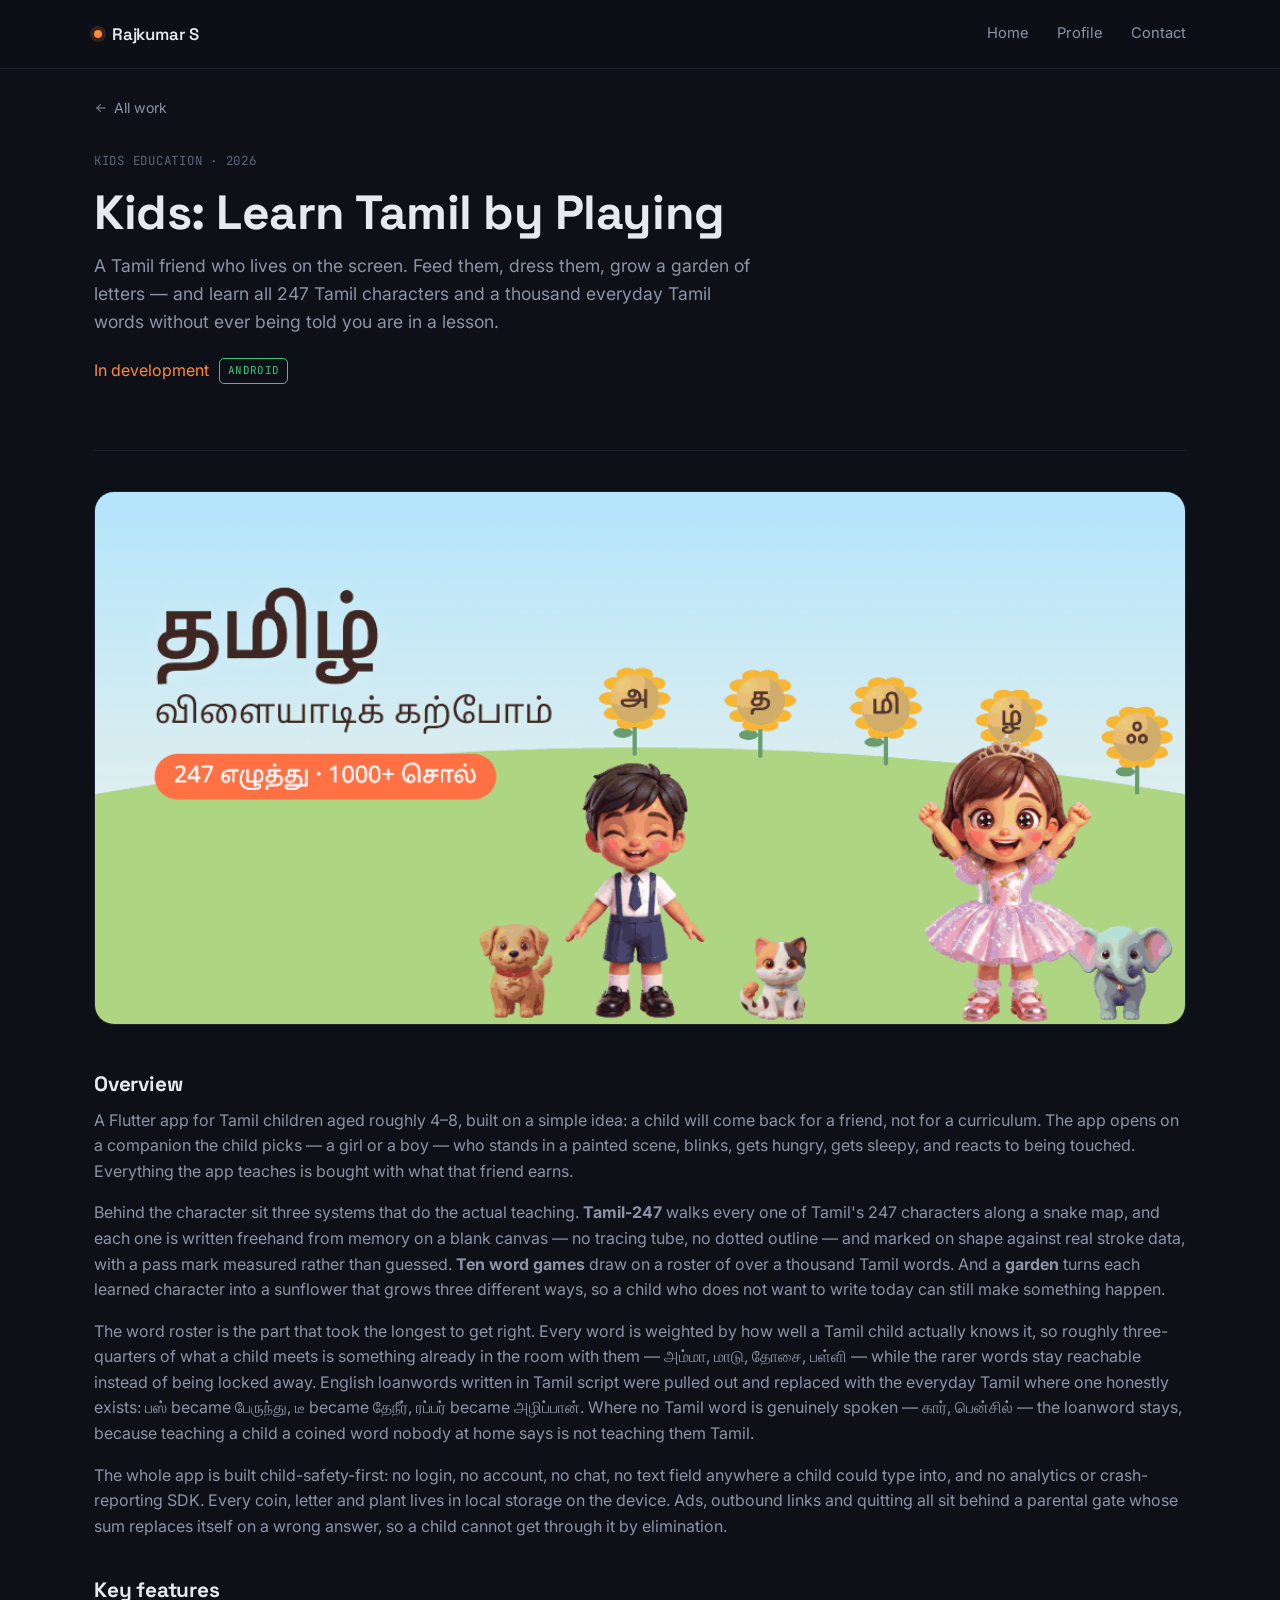
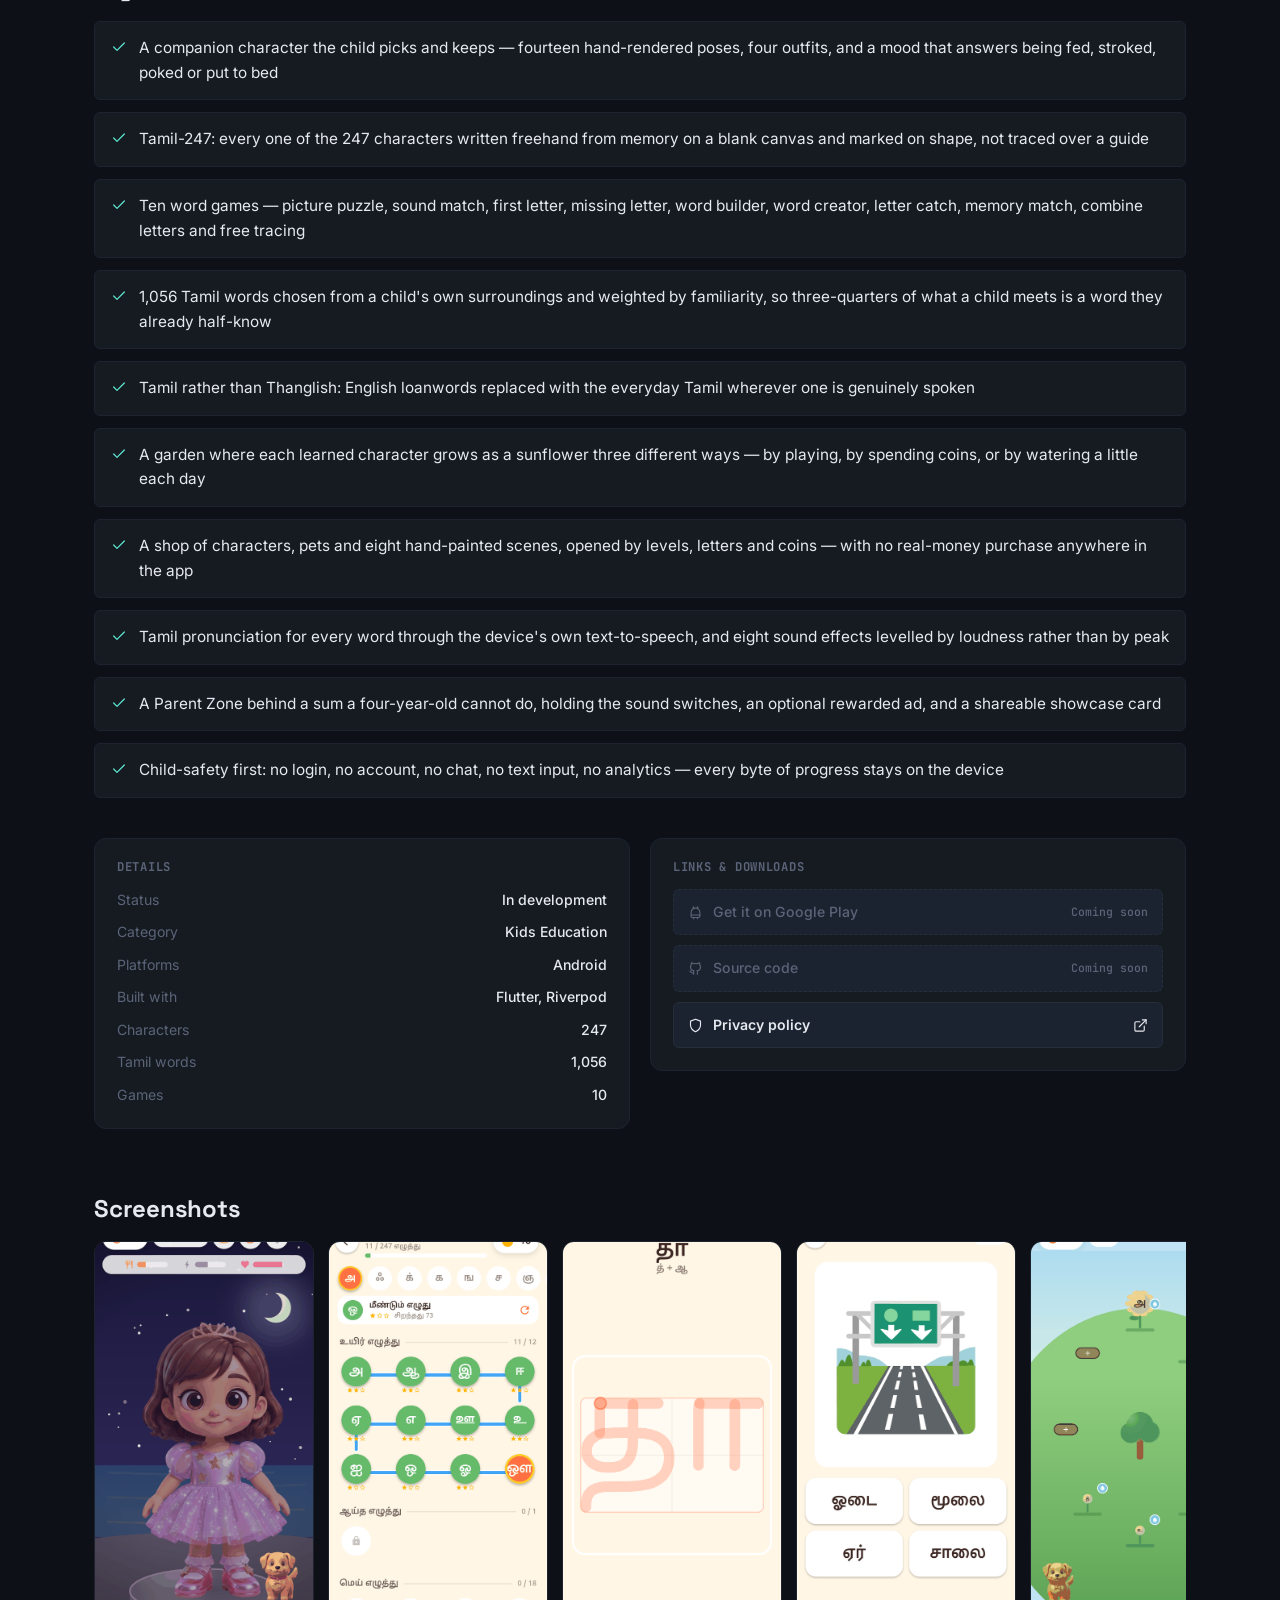
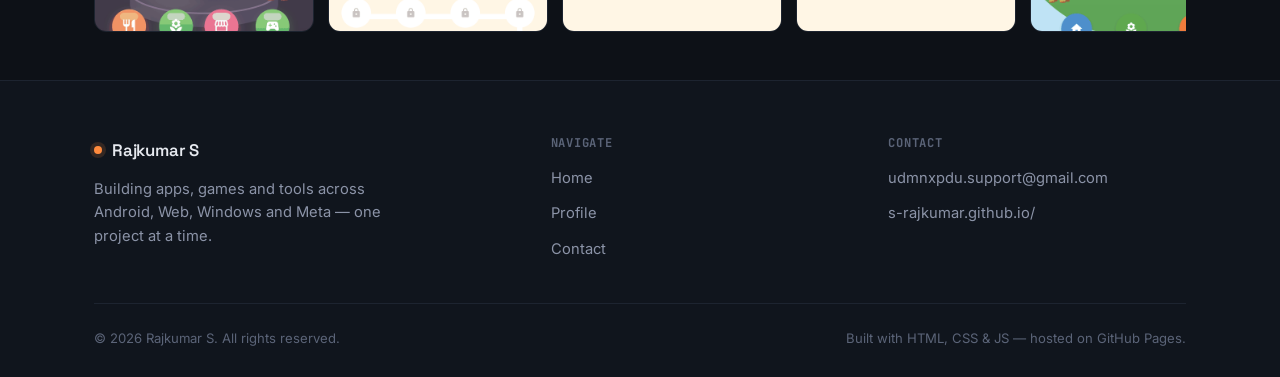
<file: kids_learn_tamil_by_playing/index.html>
<!DOCTYPE html>
<html lang="en">
<head>
<meta charset="UTF-8">
<meta name="viewport" content="width=device-width, initial-scale=1.0">
<title>Kids: Learn Tamil by Playing — Rajkumar S</title>
<meta name="description" content="Kids: Learn Tamil by Playing — A Flutter app where a Tamil companion character, a garden and ten word games teach children all 247 Tamil characters and 1,000+ everyday Tamil words.">

<link rel="preconnect" href="https://fonts.googleapis.com">
<link rel="preconnect" href="https://fonts.gstatic.com" crossorigin>
<link href="https://fonts.googleapis.com/css2?family=Space+Grotesk:wght@500;600;700&family=Inter:wght@400;500;600&family=JetBrains+Mono:wght@400;500&display=swap" rel="stylesheet">
<link rel="stylesheet" href="../assets/css/style.css">
</head>
<body>

<nav class="site-nav" id="site-nav"></nav>

<main>
  <div class="container">
    <a class="back-link" href="../index.html">
      <svg viewBox="0 0 24 24" fill="none" stroke="currentColor" stroke-width="1.8" stroke-linecap="round" stroke-linejoin="round"><path d="M19 12H5"/><path d="m11 18-6-6 6-6"/></svg>
      All work
    </a>

    <header class="detail-header">
      <div class="detail-eyebrow">Kids Education &middot; 2026</div>
      <h1>Kids: Learn Tamil by Playing</h1>
      <p class="detail-tagline">A Tamil friend who lives on the screen. Feed them, dress them, grow a garden of letters — and learn all 247 Tamil characters and a thousand everyday Tamil words without ever being told you are in a lesson.</p>

      <div class="detail-meta-row">
        <span class="status-tag in-development" style="position:static;">In development</span>
        <span class="p-chip android">Android</span>
      </div>
    </header>

    <div class="detail-hero-media">
      <img src="cover.png" alt="Kids: Learn Tamil by Playing home screen" onerror="this.src='../assets/images/placeholder.svg'">
    </div>

    <div class="detail-layout">
      <div class="detail-main">
        <h2>Overview</h2>
        <p>A Flutter app for Tamil children aged roughly 4&ndash;8, built on a simple idea: a child will come back for a friend, not for a curriculum. The app opens on a companion the child picks &mdash; a girl or a boy &mdash; who stands in a painted scene, blinks, gets hungry, gets sleepy, and reacts to being touched. Everything the app teaches is bought with what that friend earns.</p>
        <p>Behind the character sit three systems that do the actual teaching. <strong>Tamil-247</strong> walks every one of Tamil's 247 characters along a snake map, and each one is written freehand from memory on a blank canvas &mdash; no tracing tube, no dotted outline &mdash; and marked on shape against real stroke data, with a pass mark measured rather than guessed. <strong>Ten word games</strong> draw on a roster of over a thousand Tamil words. And a <strong>garden</strong> turns each learned character into a sunflower that grows three different ways, so a child who does not want to write today can still make something happen.</p>
        <p>The word roster is the part that took the longest to get right. Every word is weighted by how well a Tamil child actually knows it, so roughly three-quarters of what a child meets is something already in the room with them &mdash; அம்மா, மாடு, தோசை, பள்ளி &mdash; while the rarer words stay reachable instead of being locked away. English loanwords written in Tamil script were pulled out and replaced with the everyday Tamil where one honestly exists: பஸ் became பேருந்து, டீ became தேநீர், ரப்பர் became அழிப்பான். Where no Tamil word is genuinely spoken &mdash; கார், பென்சில் &mdash; the loanword stays, because teaching a child a coined word nobody at home says is not teaching them Tamil.</p>
        <p>The whole app is built child-safety-first: no login, no account, no chat, no text field anywhere a child could type into, and no analytics or crash-reporting SDK. Every coin, letter and plant lives in local storage on the device. Ads, outbound links and quitting all sit behind a parental gate whose sum replaces itself on a wrong answer, so a child cannot get through it by elimination.</p>

        <h2>Key features</h2>
        <ul class="feature-list"></ul>
      </div>

      <aside class="detail-sidebar">
        <div class="side-card">
          <h3>Details</h3>
          <div class="meta-list">
            <div class="row"><span>Status</span><span>In development</span></div>
            <div class="row"><span>Category</span><span>Kids Education</span></div>
            <div class="row"><span>Platforms</span><span>Android</span></div>
            <div class="row"><span>Built with</span><span>Flutter, Riverpod</span></div>
            <div class="row"><span>Characters</span><span>247</span></div>
            <div class="row"><span>Tamil words</span><span>1,056</span></div>
            <div class="row"><span>Games</span><span>10</span></div>
          </div>
        </div>

        <div class="side-card">
          <h3>Links &amp; downloads</h3>
          <div class="link-list" id="links-list"></div>
        </div>
      </aside>
    </div>

    <!-- Screenshots and the demo video are appended here, after the facts.
         They are not in .detail-main because the layout is one column now
         and appending them there would put them above the Details and
         Links cards. -->
    <div class="detail-extras"></div>
  </div>
</main>

<footer class="site-footer" id="site-footer"></footer>

<script src="../assets/js/icons.js"></script>
<script src="../assets/js/shared.js"></script>
<script>
(async function initProject() {
  const site = await renderNav("", "../");
  renderFooter(site, "../");

  // ---- Key features (edit this array freely) ----
  const KEY_FEATURES = [
    "A companion character the child picks and keeps — fourteen hand-rendered poses, four outfits, and a mood that answers being fed, stroked, poked or put to bed",
    "Tamil-247: every one of the 247 characters written freehand from memory on a blank canvas and marked on shape, not traced over a guide",
    "Ten word games — picture puzzle, sound match, first letter, missing letter, word builder, word creator, letter catch, memory match, combine letters and free tracing",
    "1,056 Tamil words chosen from a child's own surroundings and weighted by familiarity, so three-quarters of what a child meets is a word they already half-know",
    "Tamil rather than Thanglish: English loanwords replaced with the everyday Tamil wherever one is genuinely spoken",
    "A garden where each learned character grows as a sunflower three different ways — by playing, by spending coins, or by watering a little each day",
    "A shop of characters, pets and eight hand-painted scenes, opened by levels, letters and coins — with no real-money purchase anywhere in the app",
    "Tamil pronunciation for every word through the device's own text-to-speech, and eight sound effects levelled by loudness rather than by peak",
    "A Parent Zone behind a sum a four-year-old cannot do, holding the sound switches, an optional rewarded ad, and a shareable showcase card",
    "Child-safety first: no login, no account, no chat, no text input, no analytics — every byte of progress stays on the device"
  ];
  document.querySelector(".feature-list").innerHTML = KEY_FEATURES
    .map(f => `<li>${ICONS.check}<span>${f}</span></li>`)
    .join("");

  // ---- Screenshots (add files to /kids_learn_tamil_by_playing/screenshots/ and list them here) ----
  const SCREENSHOTS = [
    "screenshots/screenshot_1.png",
    "screenshots/screenshot_2.png",
    "screenshots/screenshot_3.png",
    "screenshots/screenshot_4.png",
    "screenshots/screenshot_5.png",
    "screenshots/screenshot_6.png"
  ];
  if (SCREENSHOTS.length) {
    const section = document.createElement("div");
    section.innerHTML = `<br /><h2>Screenshots</h2>
      <div class="screenshot-strip">
        ${SCREENSHOTS.map(s => `<img src="${s}" alt="Kids: Learn Tamil by Playing screenshot" loading="lazy" onerror="this.remove()">`).join("")}
      </div>`;
    document.querySelector(".detail-extras").appendChild(section);
  }

  // ---- Links (fill these in once published — leave empty to show "Coming soon") ----
  const LINKS = {
    androidStore: "",
    sourceCode: "",
    privacyPolicy: "privacy-policy.html"
  };
  const LINK_LABELS = {
    androidStore: { label: "Get it on Google Play", icon: "android" },
    sourceCode: { label: "Source code", icon: "github" },
    privacyPolicy: { label: "Privacy policy", icon: "shield" }
  };
  const linksList = document.getElementById("links-list");
  linksList.innerHTML = Object.entries(LINK_LABELS).map(([key, meta]) => {
    const url = LINKS[key];
    if (!url) {
      return `<span class="link-list-row">
        <span class="link-label">${ICONS[meta.icon]} ${meta.label}</span>
        <span class="soon">Coming soon</span>
      </span>`;
    }
    return linkRow(key, url, meta.label, meta.icon);
  }).join("");
})();
</script>
</body>
</html>
</file>
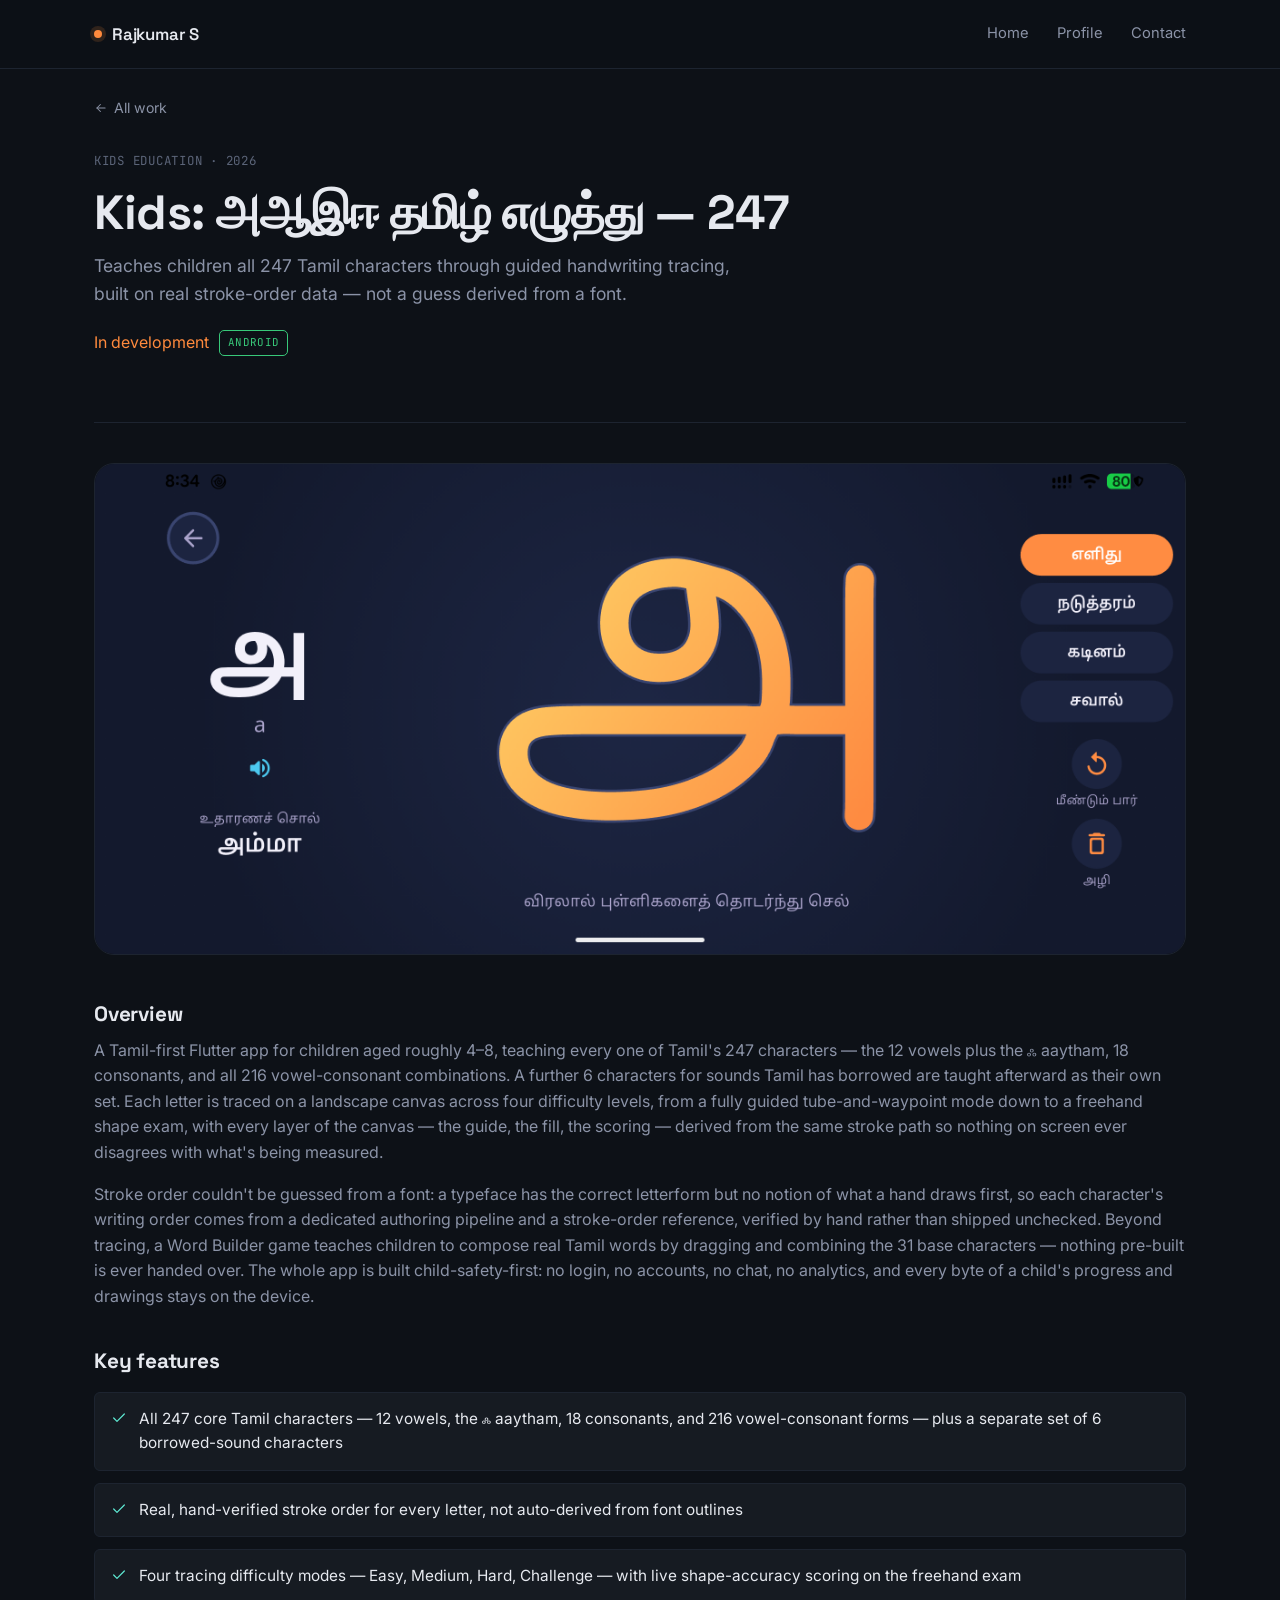
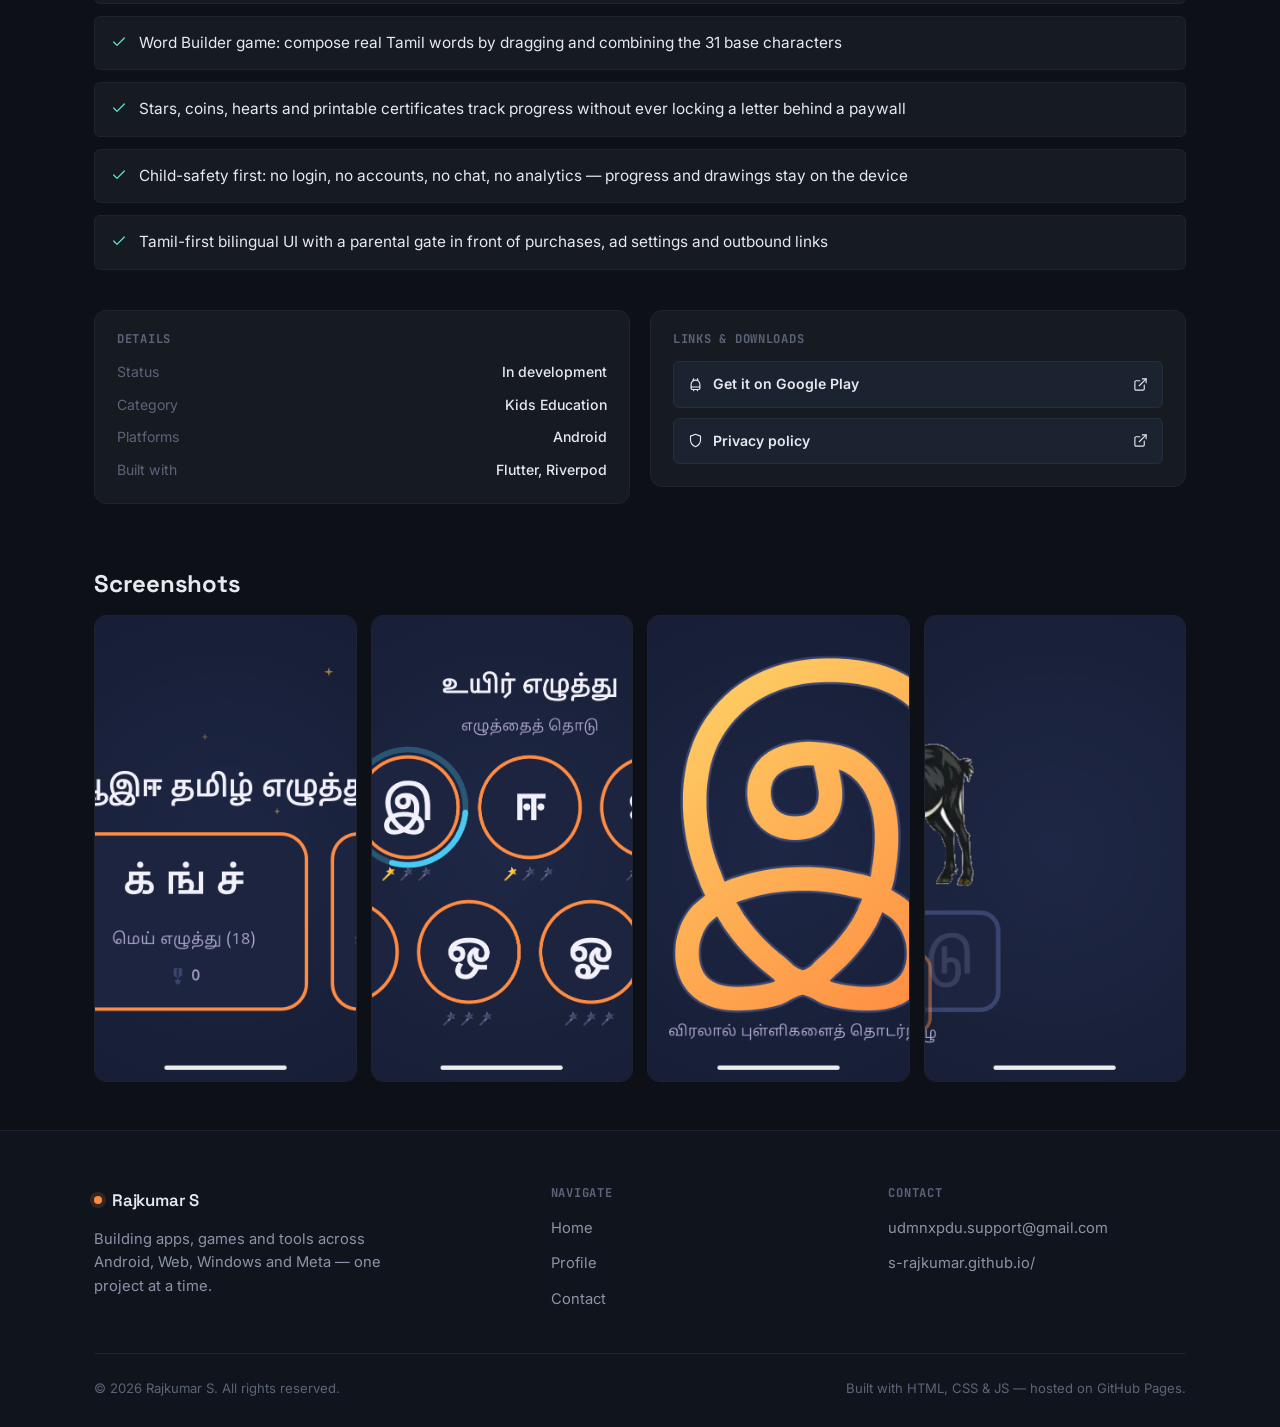
<file: kids_tamil_ezhuthu_school/index.html>
<!DOCTYPE html>
<html lang="en">
<head>
<meta charset="UTF-8">
<meta name="viewport" content="width=device-width, initial-scale=1.0">
<title>Kids: அஆஇஈ தமிழ் எழுத்து — 247 — Rajkumar S</title>
<meta name="description" content="Kids: அஆஇஈ தமிழ் எழுத்து — 247 — A Flutter app that teaches children all 247 Tamil characters through guided handwriting tracing, real stroke-order data, and a letter-building game.">

<link rel="preconnect" href="https://fonts.googleapis.com">
<link rel="preconnect" href="https://fonts.gstatic.com" crossorigin>
<link href="https://fonts.googleapis.com/css2?family=Space+Grotesk:wght@500;600;700&family=Inter:wght@400;500;600&family=JetBrains+Mono:wght@400;500&display=swap" rel="stylesheet">
<link rel="stylesheet" href="../assets/css/style.css">
</head>
<body>

<nav class="site-nav" id="site-nav"></nav>

<main>
  <div class="container">
    <a class="back-link" href="../index.html">
      <svg viewBox="0 0 24 24" fill="none" stroke="currentColor" stroke-width="1.8" stroke-linecap="round" stroke-linejoin="round"><path d="M19 12H5"/><path d="m11 18-6-6 6-6"/></svg>
      All work
    </a>

    <header class="detail-header">
      <div class="detail-eyebrow">Kids Education &middot; 2026</div>
      <h1>Kids: அஆஇஈ தமிழ் எழுத்து — 247</h1>
      <p class="detail-tagline">Teaches children all 247 Tamil characters through guided handwriting tracing, built on real stroke-order data — not a guess derived from a font.</p>

      <div class="detail-meta-row">
        <span class="status-tag in-development" style="position:static;">In development</span>
        <span class="p-chip android">Android</span>
      </div>
    </header>

    <div class="detail-hero-media">
      <img src="cover.png" alt="Kids: அஆஇஈ தமிழ் எழுத்து — 247 tracing screen" onerror="this.src='../assets/images/placeholder.svg'">
    </div>

    <div class="detail-layout">
      <div class="detail-main">
        <h2>Overview</h2>
        <p>A Tamil-first Flutter app for children aged roughly 4–8, teaching every one of Tamil's 247 characters — the 12 vowels plus the ஃ aaytham, 18 consonants, and all 216 vowel-consonant combinations. A further 6 characters for sounds Tamil has borrowed are taught afterward as their own set. Each letter is traced on a landscape canvas across four difficulty levels, from a fully guided tube-and-waypoint mode down to a freehand shape exam, with every layer of the canvas — the guide, the fill, the scoring — derived from the same stroke path so nothing on screen ever disagrees with what's being measured.</p>
        <p>Stroke order couldn't be guessed from a font: a typeface has the correct letterform but no notion of what a hand draws first, so each character's writing order comes from a dedicated authoring pipeline and a stroke-order reference, verified by hand rather than shipped unchecked. Beyond tracing, a Word Builder game teaches children to compose real Tamil words by dragging and combining the 31 base characters — nothing pre-built is ever handed over. The whole app is built child-safety-first: no login, no accounts, no chat, no analytics, and every byte of a child's progress and drawings stays on the device.</p>

        <h2>Key features</h2>
        <ul class="feature-list"></ul>
      </div>

      <aside class="detail-sidebar">
        <div class="side-card">
          <h3>Details</h3>
          <div class="meta-list">
            <div class="row"><span>Status</span><span>In development</span></div>
            <div class="row"><span>Category</span><span>Kids Education</span></div>
            <div class="row"><span>Platforms</span><span>Android</span></div>
            <div class="row"><span>Built with</span><span>Flutter, Riverpod</span></div>
          </div>
        </div>

        <div class="side-card">
          <h3>Links &amp; downloads</h3>
          <div class="link-list" id="links-list"></div>
        </div>
      </aside>
    </div>

    <!-- Screenshots and the demo video are appended here, after the facts.
         They are not in .detail-main because the layout is one column now
         and appending them there would put them above the Details and
         Links cards. -->
    <div class="detail-extras"></div>
  </div>
</main>

<footer class="site-footer" id="site-footer"></footer>

<script src="../assets/js/icons.js"></script>
<script src="../assets/js/shared.js"></script>
<script>
(async function initProject() {
  const site = await renderNav("", "../");
  renderFooter(site, "../");

  // ---- Key features (edit this array freely) ----
  const KEY_FEATURES = [
    "All 247 core Tamil characters — 12 vowels, the ஃ aaytham, 18 consonants, and 216 vowel-consonant forms — plus a separate set of 6 borrowed-sound characters",
    "Real, hand-verified stroke order for every letter, not auto-derived from font outlines",
    "Four tracing difficulty modes — Easy, Medium, Hard, Challenge — with live shape-accuracy scoring on the freehand exam",
    "Word Builder game: compose real Tamil words by dragging and combining the 31 base characters",
    "Stars, coins, hearts and printable certificates track progress without ever locking a letter behind a paywall",
    "Child-safety first: no login, no accounts, no chat, no analytics — progress and drawings stay on the device",
    "Tamil-first bilingual UI with a parental gate in front of purchases, ad settings and outbound links"
  ];
  document.querySelector(".feature-list").innerHTML = KEY_FEATURES
    .map(f => `<li>${ICONS.check}<span>${f}</span></li>`)
    .join("");

  // ---- Screenshots (add files to /kids_tamil_ezhuthu_school/screenshots/ and list them here) ----
  const SCREENSHOTS = [
    "screenshots/screenshot_1.png",
    "screenshots/screenshot_2.png",
    "screenshots/screenshot_3.png",
    "screenshots/screenshot_4.png"
  ];
  if (SCREENSHOTS.length) {
    const section = document.createElement("div");
    section.innerHTML = `<br /><h2>Screenshots</h2>
      <div class="screenshot-strip">
        ${SCREENSHOTS.map(s => `<img src="${s}" alt="Kids: அஆஇஈ தமிழ் எழுத்து — 247 screenshot" loading="lazy" onerror="this.remove()">`).join("")}
      </div>`;
    document.querySelector(".detail-extras").appendChild(section);
  }

  // ---- Links (fill these in once published — leave empty to show "Coming soon") ----
  const LINKS = {
    androidStore: "https://play.google.com/store/apps/details?id=com.udmnxpdu.kids_tamil_ezhuthu_school",
    privacyPolicy: "privacy-policy.html"
  };
  const LINK_LABELS = {
    androidStore: { label: "Get it on Google Play", icon: "android" },
    privacyPolicy: { label: "Privacy policy", icon: "shield" }
  };
  const linksList = document.getElementById("links-list");
  linksList.innerHTML = Object.entries(LINK_LABELS).map(([key, meta]) => {
    const url = LINKS[key];
    if (!url) {
      return `<span class="link-list-row">
        <span class="link-label">${ICONS[meta.icon]} ${meta.label}</span>
        <span class="soon">Coming soon</span>
      </span>`;
    }
    return linkRow(key, url, meta.label, meta.icon);
  }).join("");
})();
</script>
</body>
</html>
</file>
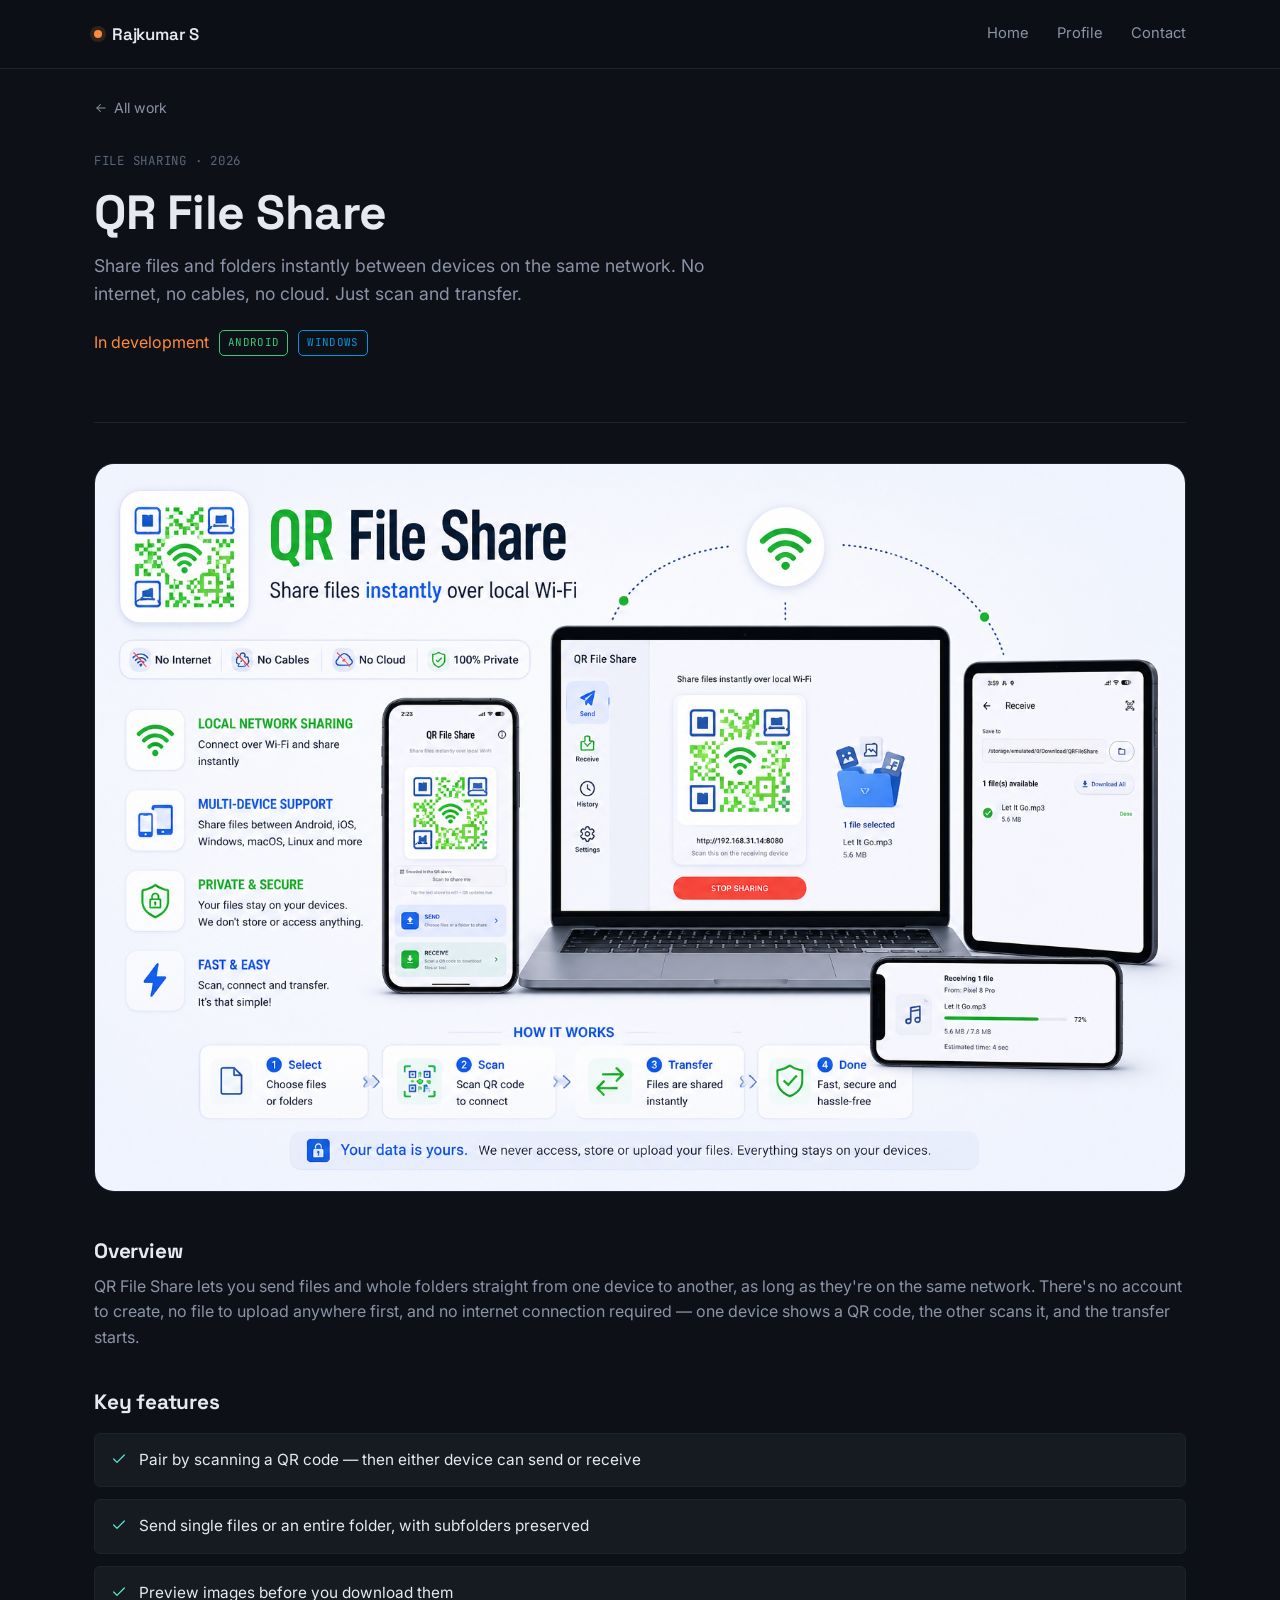
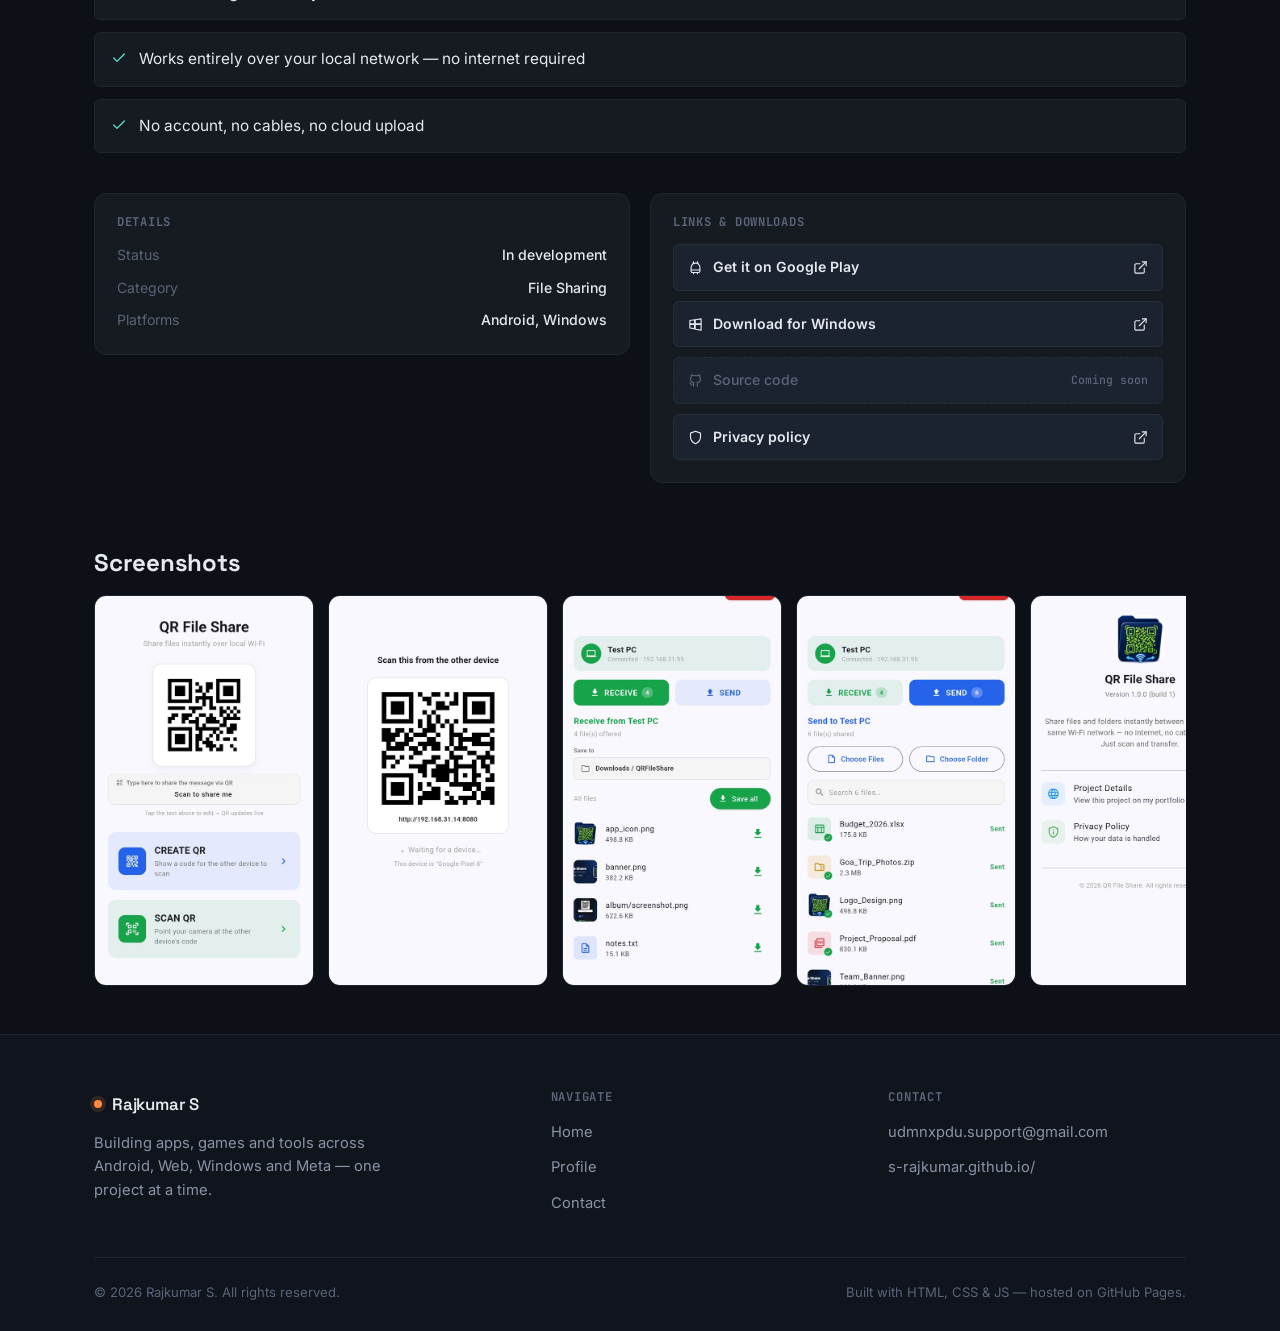
<file: qr-file-share/index.html>
<!DOCTYPE html>
<html lang="en">
<head>
<meta charset="UTF-8">
<meta name="viewport" content="width=device-width, initial-scale=1.0">
<title>QR File Share — Rajkumar S</title>
<meta name="description" content="QR File Share — Share files and folders instantly between devices on the same network. No internet, no cables, no cloud. Just scan and transfer.">

<link rel="preconnect" href="https://fonts.googleapis.com">
<link rel="preconnect" href="https://fonts.gstatic.com" crossorigin>
<link href="https://fonts.googleapis.com/css2?family=Space+Grotesk:wght@500;600;700&family=Inter:wght@400;500;600&family=JetBrains+Mono:wght@400;500&display=swap" rel="stylesheet">
<link rel="stylesheet" href="../assets/css/style.css">
</head>
<body>

<nav class="site-nav" id="site-nav"></nav>

<main>
  <div class="container">
    <a class="back-link" href="../index.html">
      <svg viewBox="0 0 24 24" fill="none" stroke="currentColor" stroke-width="1.8" stroke-linecap="round" stroke-linejoin="round"><path d="M19 12H5"/><path d="m11 18-6-6 6-6"/></svg>
      All work
    </a>

    <header class="detail-header">
      <div class="detail-eyebrow">File Sharing &middot; 2026</div>
      <h1>QR File Share</h1>
      <p class="detail-tagline">Share files and folders instantly between devices on the same network. No internet, no cables, no cloud. Just scan and transfer.</p>

      <div class="detail-meta-row">
        <span class="status-tag in-development" style="position:static;">In development</span>
        <span class="p-chip android">Android</span>
        <span class="p-chip windows">Windows</span>
      </div>
    </header>

    <div class="detail-hero-media">
      <img src="cover.png" alt="QR File Share cover image" onerror="this.src='../assets/images/placeholder.svg'">
    </div>

    <div class="detail-layout">
      <div class="detail-main">
        <h2>Overview</h2>
        <p>QR File Share lets you send files and whole folders straight from one device to another, as long as they're on the same network. There's no account to create, no file to upload anywhere first, and no internet connection required — one device shows a QR code, the other scans it, and the transfer starts.</p>

        <h2>Key features</h2>
        <ul class="feature-list"></ul>
      </div>

      <aside class="detail-sidebar">
        <div class="side-card">
          <h3>Details</h3>
          <div class="meta-list">
            <div class="row"><span>Status</span><span>In development</span></div>
            <div class="row"><span>Category</span><span>File Sharing</span></div>
            <div class="row"><span>Platforms</span><span>Android, Windows</span></div>
          </div>
        </div>

        <div class="side-card">
          <h3>Links &amp; downloads</h3>
          <div class="link-list" id="links-list"></div>
        </div>
      </aside>
    </div>

    <!-- Screenshots and the demo video are appended here, after the facts.
         They are not in .detail-main because the layout is one column now
         and appending them there would put them above the Details and
         Links cards. -->
    <div class="detail-extras"></div>
  </div>
</main>

<footer class="site-footer" id="site-footer"></footer>

<script src="../assets/js/icons.js"></script>
<script src="../assets/js/shared.js"></script>
<script>
(async function initProject() {
  const site = await renderNav("", "../");
  renderFooter(site, "../");

  // ---- Key features (edit this array freely) ----
  const KEY_FEATURES = [
    "Pair by scanning a QR code — then either device can send or receive",
    "Send single files or an entire folder, with subfolders preserved",
    "Preview images before you download them",
    "Works entirely over your local network — no internet required",
    "No account, no cables, no cloud upload"
  ];
  document.querySelector(".feature-list").innerHTML = KEY_FEATURES
    .map(f => `<li>${ICONS.check}<span>${f}</span></li>`)
    .join("");

  // ---- Screenshots (add files to /qr-file-share/screenshots/ and list them here) ----
  const SCREENSHOTS = [
    "screenshots/screenshot_1.jpeg",
    "screenshots/screenshot_2.jpeg",
    "screenshots/screenshot_3.jpeg",
    "screenshots/screenshot_4.jpeg",
    "screenshots/screenshot_5.jpeg"
  ];
  if (SCREENSHOTS.length) {
    const section = document.createElement("div");
    section.innerHTML = `<br /><h2>Screenshots</h2>
      <div class="screenshot-strip">
        ${SCREENSHOTS.map(s => `<img src="${s}" alt="QR File Share screenshot" loading="lazy" onerror="this.remove()">`).join("")}
      </div>`;
    document.querySelector(".detail-extras").appendChild(section);
  }

  // ---- Links (fill these in once published — leave empty to show "Coming soon") ----
  const LINKS = {
    androidStore: "https://play.google.com/store/apps/details?id=com.udmnxpdu.qr_file_share",
    windowsDownload: "downloads/QRFileShare-Windows-v1.0.0.zip",
    sourceCode: "",
    privacyPolicy: "privacy-policy.html"
  };
  const LINK_LABELS = {
    androidStore: { label: "Get it on Google Play", icon: "android" },
    windowsDownload: { label: "Download for Windows", icon: "windows" },
    sourceCode: { label: "Source code", icon: "github" },
    privacyPolicy: { label: "Privacy policy", icon: "shield" }
  };
  const linksList = document.getElementById("links-list");
  linksList.innerHTML = Object.entries(LINK_LABELS).map(([key, meta]) => {
    const url = LINKS[key];
    if (!url) {
      return `<span class="link-list-row">
        <span class="link-label">${ICONS[meta.icon]} ${meta.label}</span>
        <span class="soon">Coming soon</span>
      </span>`;
    }
    return linkRow(key, url, meta.label, meta.icon);
  }).join("");
})();
</script>
</body>
</html>
</file>
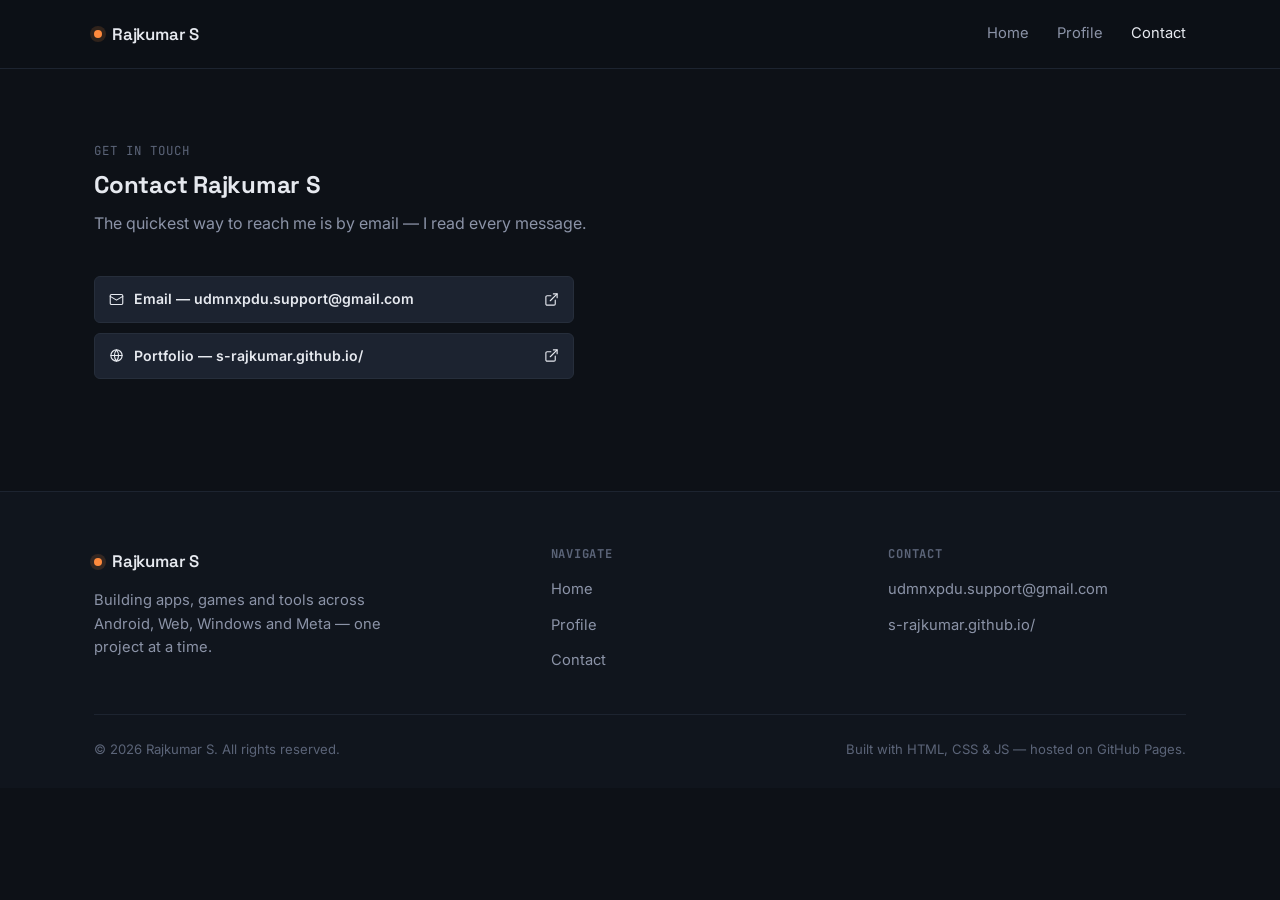
<file: contact.html>
<!DOCTYPE html>
<html lang="en">
<head>
<meta charset="UTF-8">
<meta name="viewport" content="width=device-width, initial-scale=1.0">
<title>Contact — Rajkumar S</title>
<meta name="description" content="Get in touch with Rajkumar S.">

<link rel="preconnect" href="https://fonts.googleapis.com">
<link rel="preconnect" href="https://fonts.gstatic.com" crossorigin>
<link href="https://fonts.googleapis.com/css2?family=Space+Grotesk:wght@500;600;700&family=Inter:wght@400;500;600&family=JetBrains+Mono:wght@400;500&display=swap" rel="stylesheet">
<link rel="stylesheet" href="assets/css/style.css">
</head>
<body>

<nav class="site-nav" id="site-nav"></nav>

<main>
  <div class="container">
    <section class="section" style="padding-bottom: 24px;">
      <span class="section-label">Get in touch</span>
      <h2 id="contact-heading">Contact</h2>
      <p style="max-width: 56ch;">The quickest way to reach me is by email — I read every message.</p>
    </section>

    <section class="section" style="padding-top: 0;">
      <div class="link-list" id="contact-list" style="max-width: 480px;"></div>
    </section>
  </div>
</main>

<footer class="site-footer" id="site-footer"></footer>

<script src="assets/js/icons.js"></script>
<script src="assets/js/shared.js"></script>
<script src="assets/js/contact.js"></script>
</body>
</html>
</file>
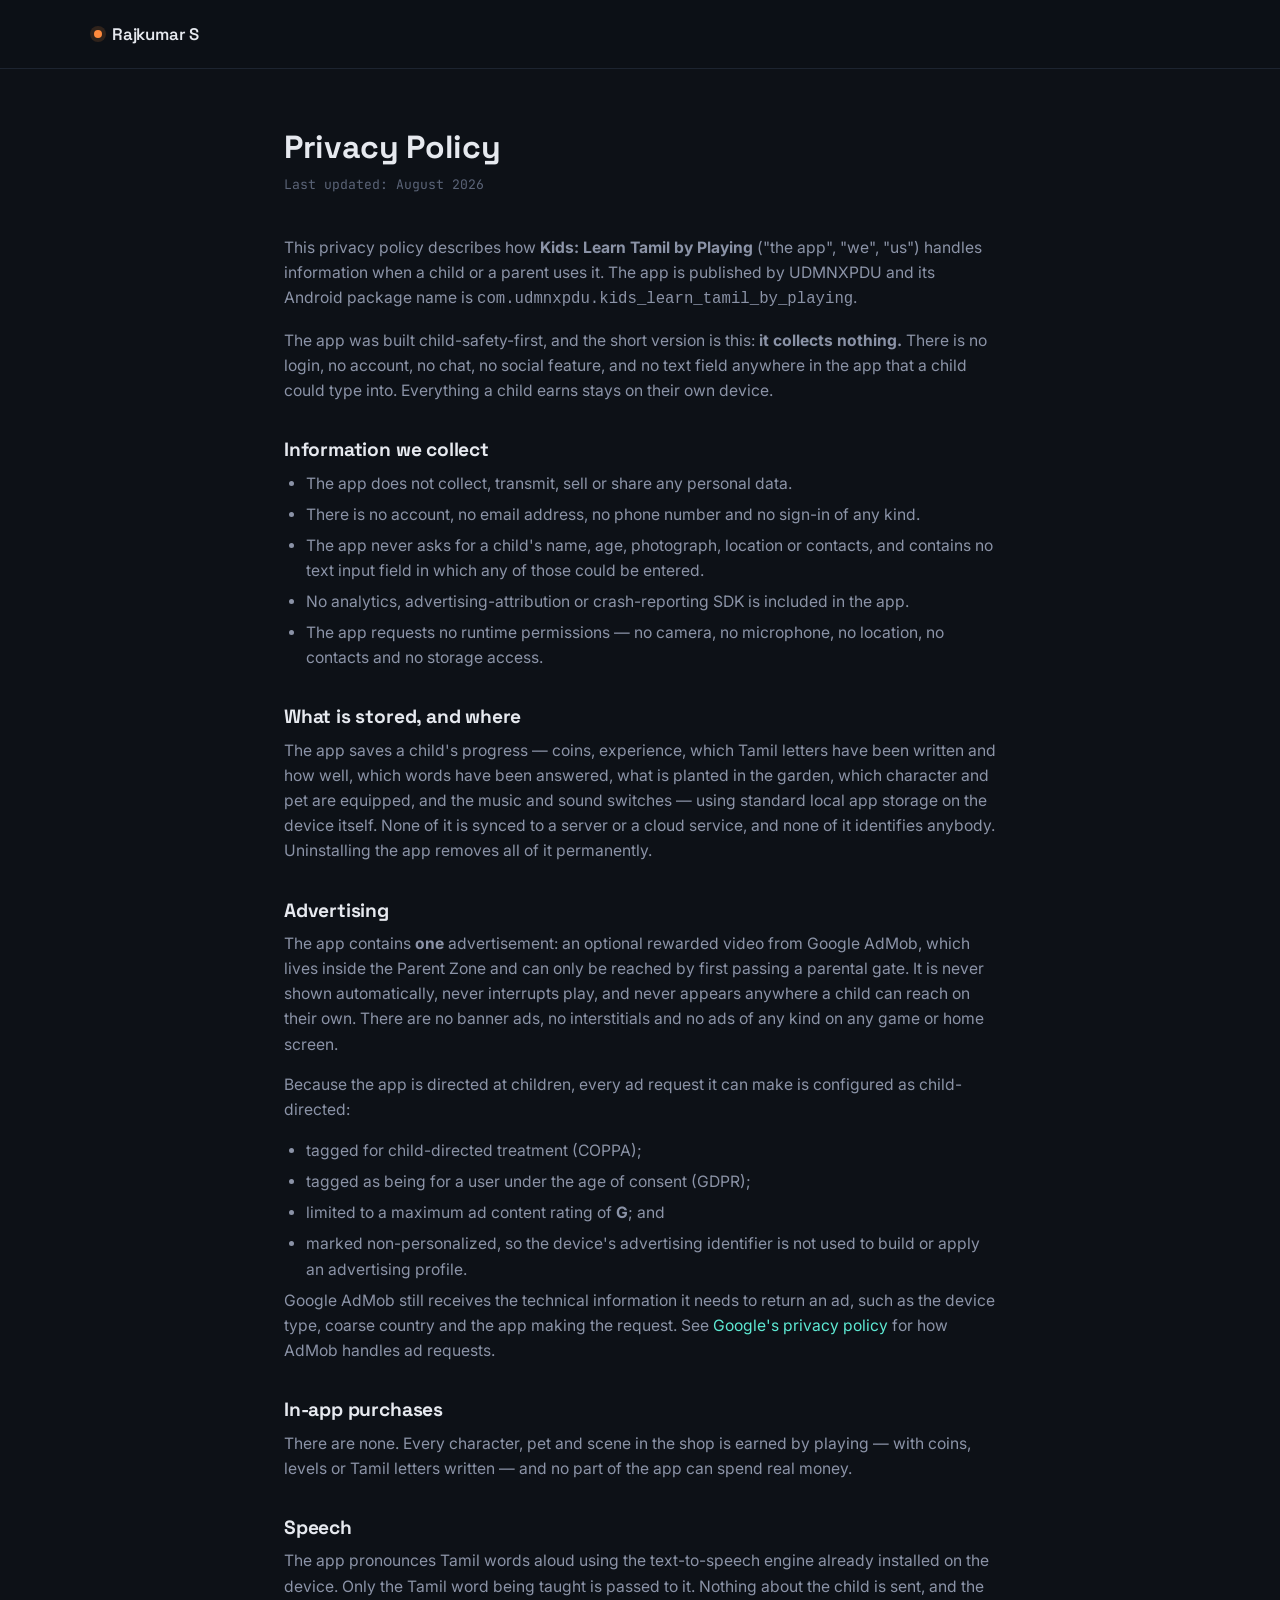
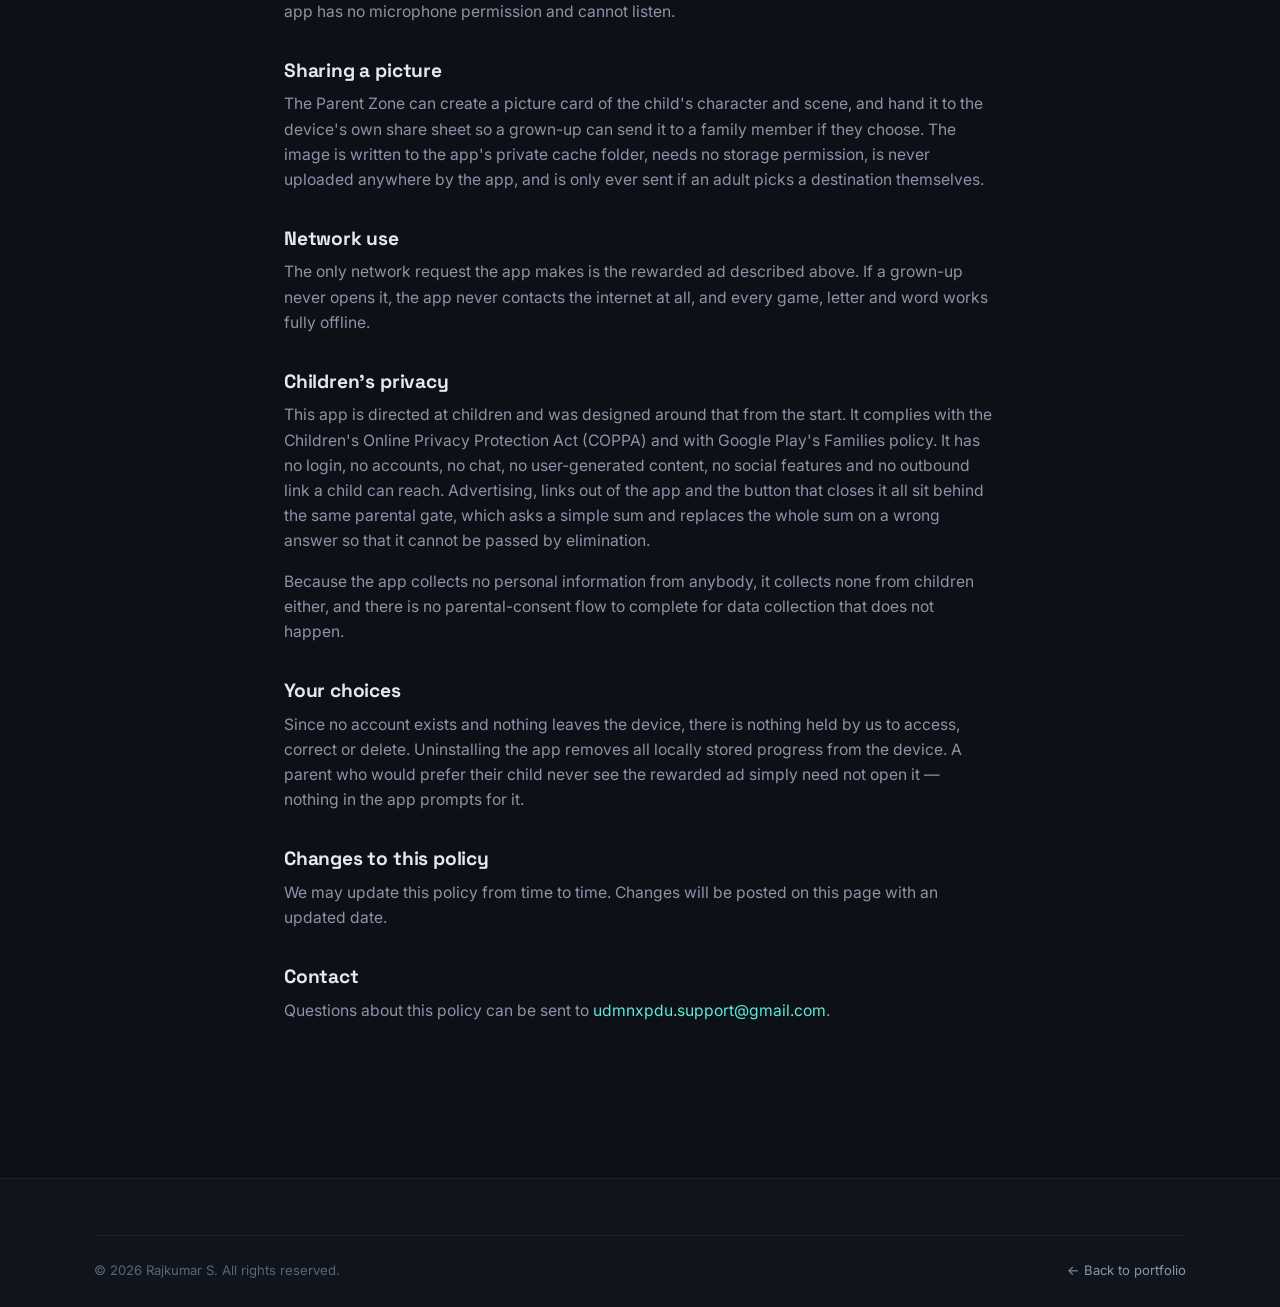
<file: kids_learn_tamil_by_playing/privacy-policy.html>
<!DOCTYPE html>
<html lang="en">
<head>
<meta charset="UTF-8">
<meta name="viewport" content="width=device-width, initial-scale=1.0">
<title>Privacy Policy — Kids: Learn Tamil by Playing</title>
<link href="https://fonts.googleapis.com/css2?family=Space+Grotesk:wght@600&family=Inter:wght@400;500&family=JetBrains+Mono&display=swap" rel="stylesheet">
<link rel="stylesheet" href="../assets/css/style.css">
</head>
<body>
<nav class="site-nav">
  <div class="container">
    <a class="brand" href="../index.html"><span class="dot"></span>Rajkumar S</a>
  </div>
</nav>

<article class="doc-page">
  <h1>Privacy Policy</h1>
  <p class="doc-updated">Last updated: August 2026</p>

  <p>This privacy policy describes how <strong>Kids: Learn Tamil by Playing</strong> ("the app", "we", "us")
  handles information when a child or a parent uses it. The app is published by UDMNXPDU and its Android
  package name is <code>com.udmnxpdu.kids_learn_tamil_by_playing</code>.</p>

  <p>The app was built child-safety-first, and the short version is this: <strong>it collects nothing.</strong>
  There is no login, no account, no chat, no social feature, and no text field anywhere in the app that a child
  could type into. Everything a child earns stays on their own device.</p>

  <h2>Information we collect</h2>
  <ul>
    <li>The app does not collect, transmit, sell or share any personal data.</li>
    <li>There is no account, no email address, no phone number and no sign-in of any kind.</li>
    <li>The app never asks for a child's name, age, photograph, location or contacts, and contains no text
    input field in which any of those could be entered.</li>
    <li>No analytics, advertising-attribution or crash-reporting SDK is included in the app.</li>
    <li>The app requests no runtime permissions &mdash; no camera, no microphone, no location, no contacts and
    no storage access.</li>
  </ul>

  <h2>What is stored, and where</h2>
  <p>The app saves a child's progress &mdash; coins, experience, which Tamil letters have been written and how
  well, which words have been answered, what is planted in the garden, which character and pet are equipped, and
  the music and sound switches &mdash; using standard local app storage on the device itself. None of it is
  synced to a server or a cloud service, and none of it identifies anybody. Uninstalling the app removes all of
  it permanently.</p>

  <h2>Advertising</h2>
  <p>The app contains <strong>one</strong> advertisement: an optional rewarded video from Google AdMob, which
  lives inside the Parent Zone and can only be reached by first passing a parental gate. It is never shown
  automatically, never interrupts play, and never appears anywhere a child can reach on their own. There are no
  banner ads, no interstitials and no ads of any kind on any game or home screen.</p>
  <p>Because the app is directed at children, every ad request it can make is configured as child-directed:</p>
  <ul>
    <li>tagged for child-directed treatment (COPPA);</li>
    <li>tagged as being for a user under the age of consent (GDPR);</li>
    <li>limited to a maximum ad content rating of <strong>G</strong>; and</li>
    <li>marked non-personalized, so the device's advertising identifier is not used to build or apply an
    advertising profile.</li>
  </ul>
  <p>Google AdMob still receives the technical information it needs to return an ad, such as the device type,
  coarse country and the app making the request. See
  <a href="https://policies.google.com/privacy" style="color:var(--accent-2)">Google's privacy policy</a> for
  how AdMob handles ad requests.</p>

  <h2>In-app purchases</h2>
  <p>There are none. Every character, pet and scene in the shop is earned by playing &mdash; with coins, levels
  or Tamil letters written &mdash; and no part of the app can spend real money.</p>

  <h2>Speech</h2>
  <p>The app pronounces Tamil words aloud using the text-to-speech engine already installed on the device. Only
  the Tamil word being taught is passed to it. Nothing about the child is sent, and the app has no microphone
  permission and cannot listen.</p>

  <h2>Sharing a picture</h2>
  <p>The Parent Zone can create a picture card of the child's character and scene, and hand it to the device's
  own share sheet so a grown-up can send it to a family member if they choose. The image is written to the app's
  private cache folder, needs no storage permission, is never uploaded anywhere by the app, and is only ever sent
  if an adult picks a destination themselves.</p>

  <h2>Network use</h2>
  <p>The only network request the app makes is the rewarded ad described above. If a grown-up never opens it,
  the app never contacts the internet at all, and every game, letter and word works fully offline.</p>

  <h2>Children's privacy</h2>
  <p>This app is directed at children and was designed around that from the start. It complies with the
  Children's Online Privacy Protection Act (COPPA) and with Google Play's Families policy. It has no login, no
  accounts, no chat, no user-generated content, no social features and no outbound link a child can reach.
  Advertising, links out of the app and the button that closes it all sit behind the same parental gate, which
  asks a simple sum and replaces the whole sum on a wrong answer so that it cannot be passed by elimination.</p>
  <p>Because the app collects no personal information from anybody, it collects none from children either, and
  there is no parental-consent flow to complete for data collection that does not happen.</p>

  <h2>Your choices</h2>
  <p>Since no account exists and nothing leaves the device, there is nothing held by us to access, correct or
  delete. Uninstalling the app removes all locally stored progress from the device. A parent who would prefer
  their child never see the rewarded ad simply need not open it &mdash; nothing in the app prompts for it.</p>

  <h2>Changes to this policy</h2>
  <p>We may update this policy from time to time. Changes will be posted on this page with an updated date.</p>

  <h2>Contact</h2>
  <p>Questions about this policy can be sent to
  <a href="mailto:udmnxpdu.support@gmail.com" style="color:var(--accent-2)">udmnxpdu.support@gmail.com</a>.</p>
</article>

<footer class="site-footer">
  <div class="container">
    <div class="footer-bottom">
      <span>&copy; <span id="year"></span> Rajkumar S. All rights reserved.</span>
      <a href="../index.html" style="color:var(--text-muted)">&larr; Back to portfolio</a>
    </div>
  </div>
</footer>
<script>document.getElementById("year").textContent = new Date().getFullYear();</script>
</body>
</html>
</file>
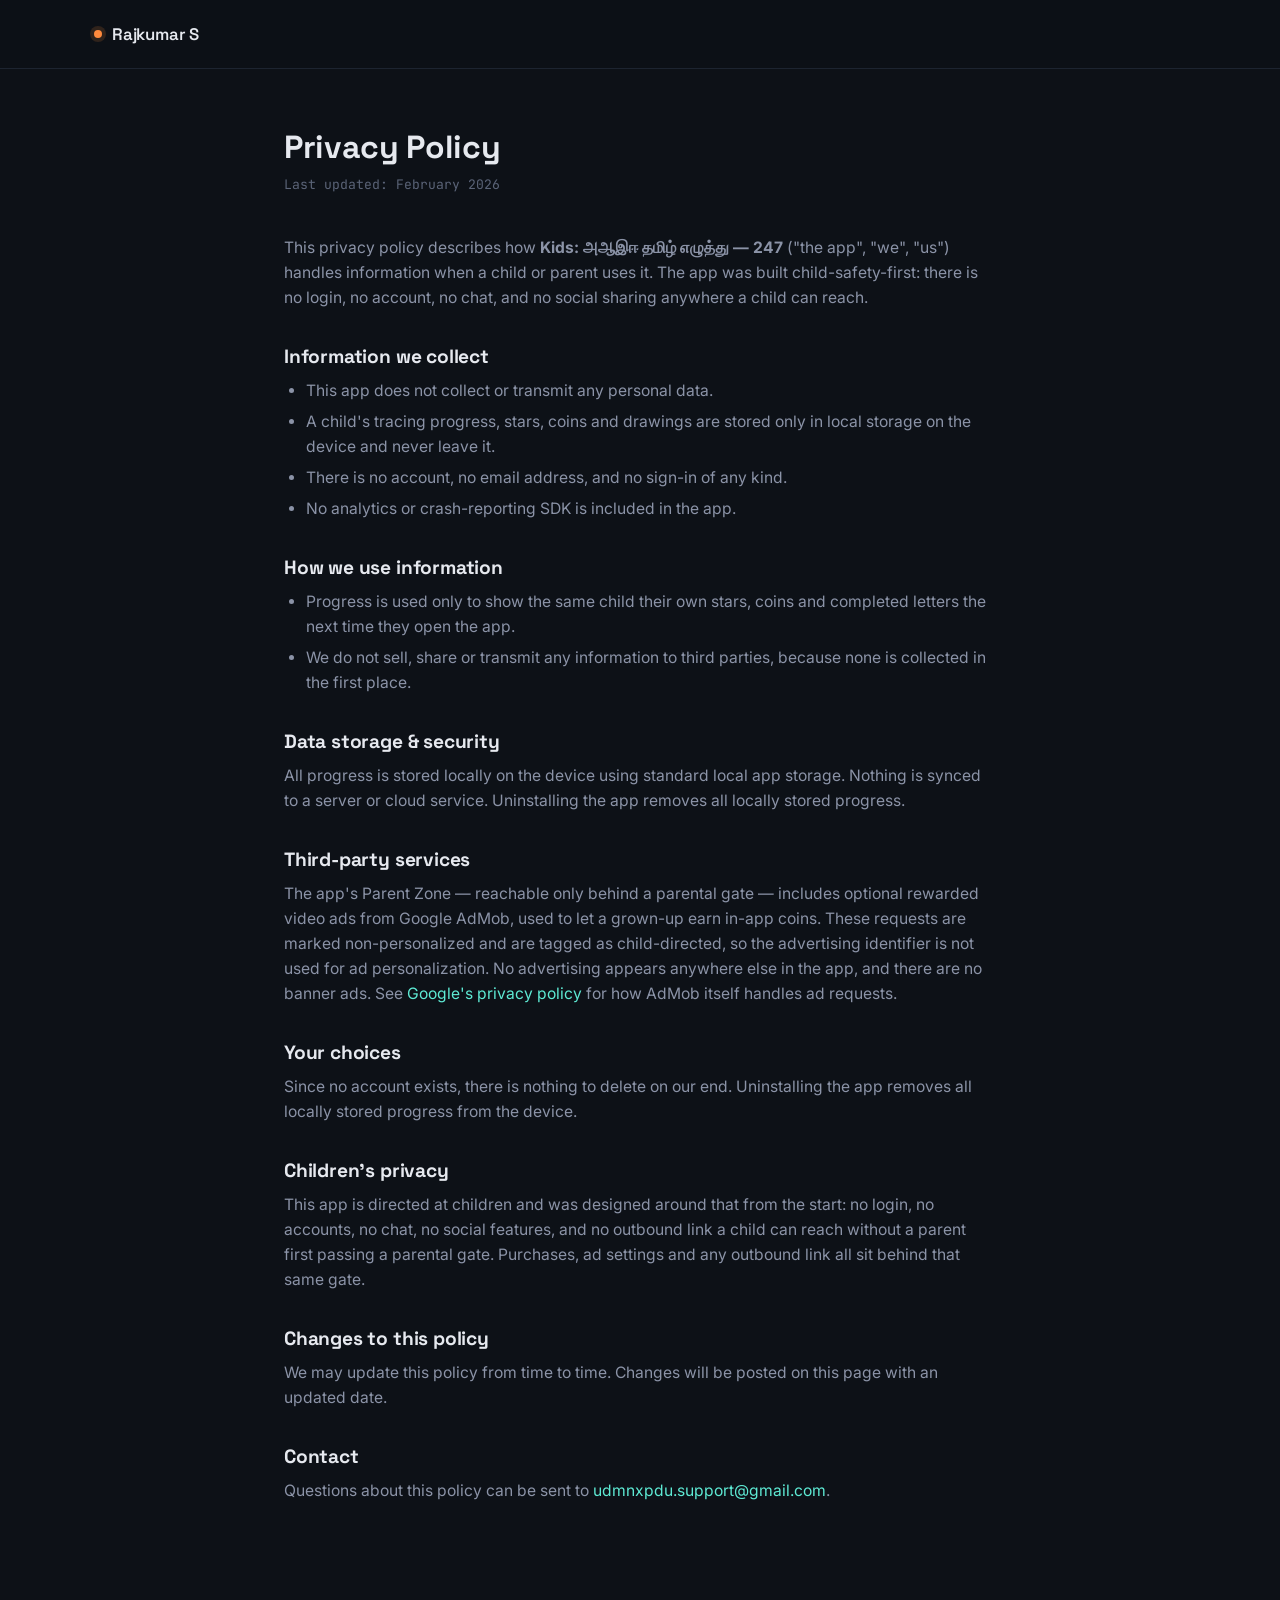
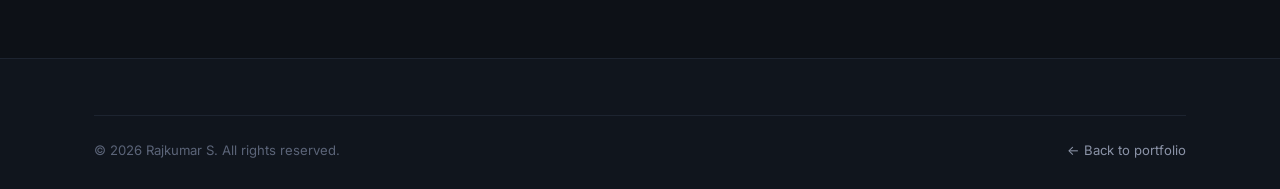
<file: kids_tamil_ezhuthu_school/privacy-policy.html>
<!DOCTYPE html>
<html lang="en">
<head>
<meta charset="UTF-8">
<meta name="viewport" content="width=device-width, initial-scale=1.0">
<title>Privacy Policy — Kids: அஆஇஈ தமிழ் எழுத்து — 247</title>
<link href="https://fonts.googleapis.com/css2?family=Space+Grotesk:wght@600&family=Inter:wght@400;500&family=JetBrains+Mono&display=swap" rel="stylesheet">
<link rel="stylesheet" href="../assets/css/style.css">
</head>
<body>
<nav class="site-nav">
  <div class="container">
    <a class="brand" href="../index.html"><span class="dot"></span>Rajkumar S</a>
  </div>
</nav>

<article class="doc-page">
  <h1>Privacy Policy</h1>
  <p class="doc-updated">Last updated: February 2026</p>

  <p>This privacy policy describes how <strong>Kids: அஆஇஈ தமிழ் எழுத்து — 247</strong> ("the app", "we", "us")
  handles information when a child or parent uses it. The app was built child-safety-first: there is no login, no
  account, no chat, and no social sharing anywhere a child can reach.</p>

  <h2>Information we collect</h2>
  <ul>
    <li>This app does not collect or transmit any personal data.</li>
    <li>A child's tracing progress, stars, coins and drawings are stored only in local storage on the device and
    never leave it.</li>
    <li>There is no account, no email address, and no sign-in of any kind.</li>
    <li>No analytics or crash-reporting SDK is included in the app.</li>
  </ul>

  <h2>How we use information</h2>
  <ul>
    <li>Progress is used only to show the same child their own stars, coins and completed letters the next time
    they open the app.</li>
    <li>We do not sell, share or transmit any information to third parties, because none is collected in the
    first place.</li>
  </ul>

  <h2>Data storage &amp; security</h2>
  <p>All progress is stored locally on the device using standard local app storage. Nothing is synced to a server
  or cloud service. Uninstalling the app removes all locally stored progress.</p>

  <h2>Third-party services</h2>
  <p>The app's Parent Zone — reachable only behind a parental gate — includes optional rewarded video ads from
  Google AdMob, used to let a grown-up earn in-app coins. These requests are marked non-personalized and are
  tagged as child-directed, so the advertising identifier is not used for ad personalization. No advertising
  appears anywhere else in the app, and there are no banner ads. See
  <a href="https://policies.google.com/privacy" style="color:var(--accent-2)">Google's privacy policy</a> for how
  AdMob itself handles ad requests.</p>

  <h2>Your choices</h2>
  <p>Since no account exists, there is nothing to delete on our end. Uninstalling the app removes all locally
  stored progress from the device.</p>

  <h2>Children's privacy</h2>
  <p>This app is directed at children and was designed around that from the start: no login, no accounts, no
  chat, no social features, and no outbound link a child can reach without a parent first passing a parental
  gate. Purchases, ad settings and any outbound link all sit behind that same gate.</p>

  <h2>Changes to this policy</h2>
  <p>We may update this policy from time to time. Changes will be posted on this page with an updated date.</p>

  <h2>Contact</h2>
  <p>Questions about this policy can be sent to <a href="mailto:udmnxpdu.support@gmail.com" style="color:var(--accent-2)">udmnxpdu.support@gmail.com</a>.</p>
</article>

<footer class="site-footer">
  <div class="container">
    <div class="footer-bottom">
      <span>&copy; <span id="year"></span> Rajkumar S. All rights reserved.</span>
      <a href="../index.html" style="color:var(--text-muted)">&larr; Back to portfolio</a>
    </div>
  </div>
</footer>
<script>document.getElementById("year").textContent = new Date().getFullYear();</script>
</body>
</html>
</file>
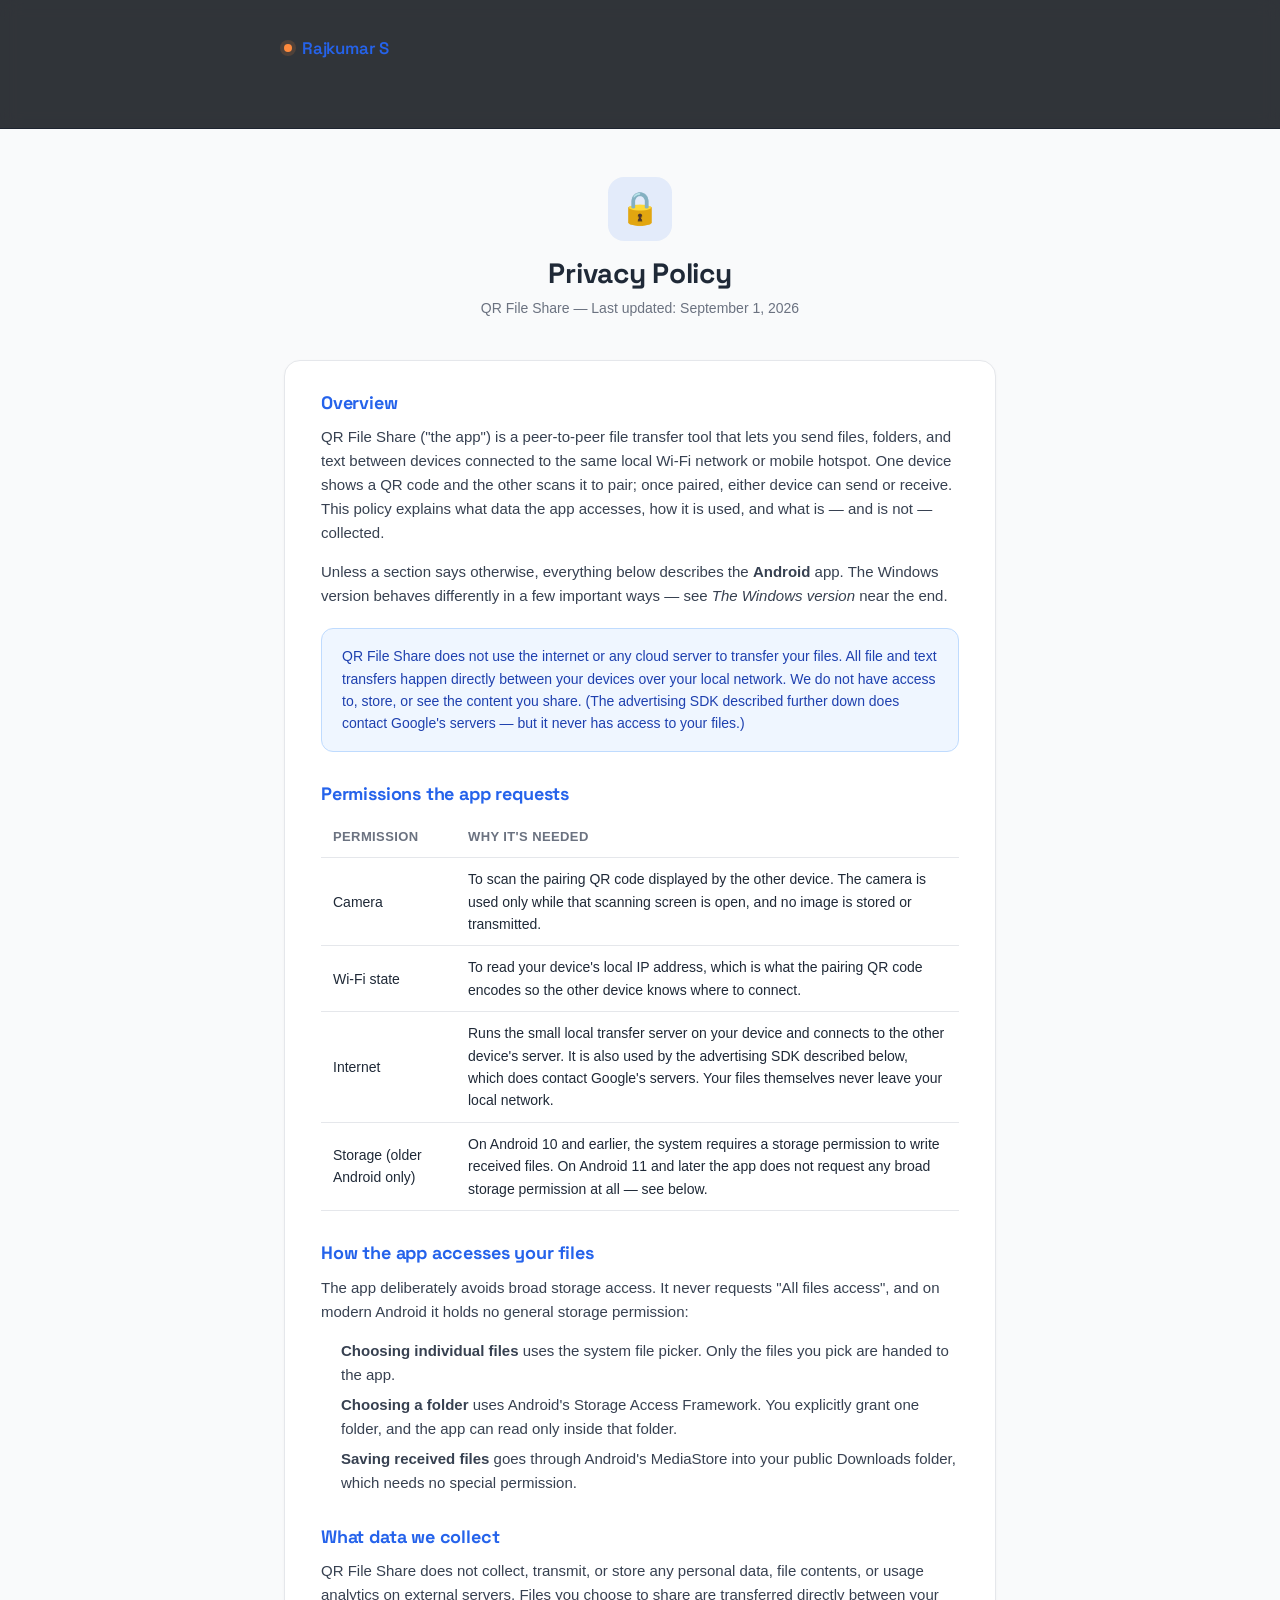
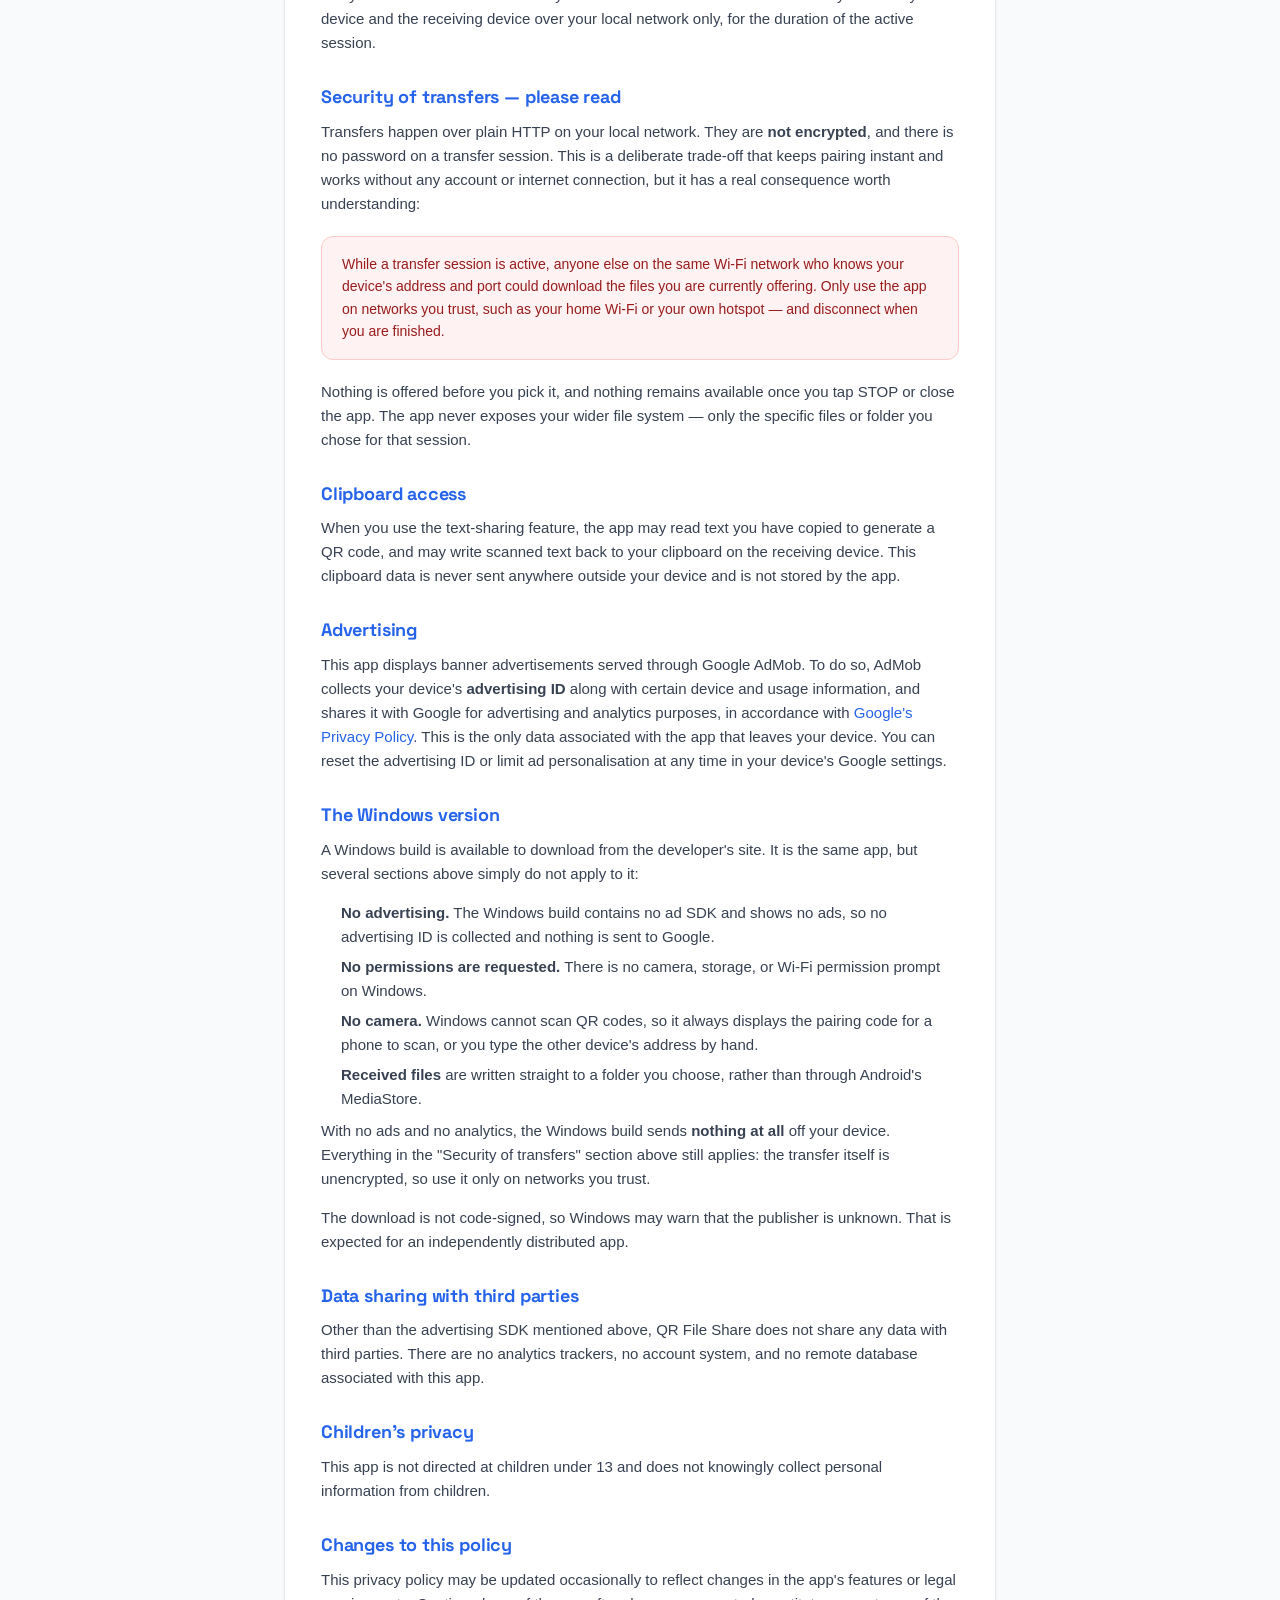
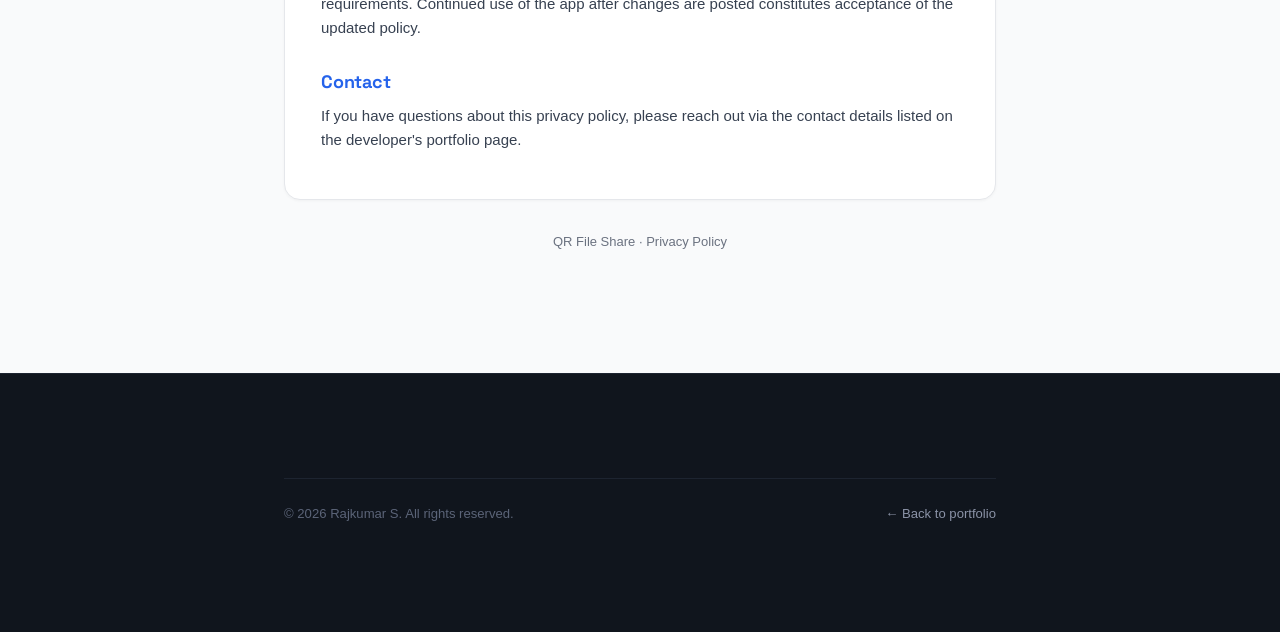
<file: qr-file-share/privacy-policy.html>
<!DOCTYPE html>
<html lang="en">
<head>
<meta charset="UTF-8">
<meta name="viewport" content="width=device-width, initial-scale=1.0">
<title>Privacy Policy — QR File Share</title>
<link href="https://fonts.googleapis.com/css2?family=Space+Grotesk:wght@600&family=Inter:wght@400;500&family=JetBrains+Mono&display=swap" rel="stylesheet">
<link rel="stylesheet" href="../assets/css/style.css">
<style>
  :root {
    --primary: #2563EB;
    --text: #1f2937;
    --muted: #6b7280;
    --border: #e5e7eb;
    --bg: #ffffff;
  }
  * { box-sizing: border-box; }
  body {
    margin: 0;
    font-family: -apple-system, BlinkMacSystemFont, "Segoe UI", Roboto, Helvetica, Arial, sans-serif;
    color: var(--text);
    background: #f9fafb;
    line-height: 1.6;
  }
  .container {
    max-width: 760px;
    margin: 0 auto;
    padding: 48px 24px 80px;
  }
  header {
    text-align: center;
    margin-bottom: 40px;
  }
  .icon {
    width: 64px;
    height: 64px;
    border-radius: 16px;
    background: rgba(37, 99, 235, 0.1);
    display: inline-flex;
    align-items: center;
    justify-content: center;
    margin-bottom: 16px;
    font-size: 32px;
  }
  h1 {
    font-size: 28px;
    margin: 0 0 8px;
    color: var(--text);
  }
  .updated {
    color: var(--muted);
    font-size: 14px;
  }
  .card {
    background: var(--bg);
    border: 1px solid var(--border);
    border-radius: 16px;
    padding: 32px 36px;
    box-shadow: 0 1px 3px rgba(0,0,0,0.04);
  }
  h2 {
    font-size: 18px;
    color: var(--primary);
    margin: 32px 0 12px;
  }
  h2:first-child {
    margin-top: 0;
  }
  p, li {
    font-size: 15px;
    color: #374151;
  }
  ul {
    padding-left: 20px;
    margin: 8px 0;
  }
  li {
    margin-bottom: 6px;
  }
  .highlight-box {
    background: #eff6ff;
    border: 1px solid #bfdbfe;
    border-radius: 12px;
    padding: 16px 20px;
    margin: 20px 0;
    font-size: 14px;
    color: #1e40af;
  }
  table {
    width: 100%;
    border-collapse: collapse;
    margin: 12px 0;
    font-size: 14px;
  }
  th, td {
    text-align: left;
    padding: 10px 12px;
    border-bottom: 1px solid var(--border);
  }
  th {
    color: var(--muted);
    font-weight: 600;
    font-size: 13px;
    text-transform: uppercase;
    letter-spacing: 0.03em;
  }
  footer {
    text-align: center;
    margin-top: 32px;
    color: var(--muted);
    font-size: 13px;
  }
  a {
    color: var(--primary);
  }
</style>
</head>
<body>
<nav class="site-nav">
  <div class="container">
    <a class="brand" href="../index.html"><span class="dot"></span>Rajkumar S</a>
  </div>
</nav>

<div class="container">

  <header>
    <div class="icon">🔒</div>
    <h1>Privacy Policy</h1>
    <p class="updated">QR File Share — Last updated: September 1, 2026</p>
  </header>

  <div class="card">

    <h2>Overview</h2>
    <p>
      QR File Share ("the app") is a peer-to-peer file transfer tool that lets you
      send files, folders, and text between devices connected to the same local
      Wi-Fi network or mobile hotspot. One device shows a QR code and the other
      scans it to pair; once paired, either device can send or receive. This
      policy explains what data the app accesses, how it is used, and what is —
      and is not — collected.
    </p>
    <p>
      Unless a section says otherwise, everything below describes the
      <strong>Android</strong> app. The Windows version behaves differently in a
      few important ways — see <em>The Windows version</em> near the end.
    </p>

    <div class="highlight-box">
      QR File Share does not use the internet or any cloud server to transfer your
      files. All file and text transfers happen directly between your devices over
      your local network. We do not have access to, store, or see the content you
      share. (The advertising SDK described further down does contact Google's
      servers — but it never has access to your files.)
    </div>

    <h2>Permissions the app requests</h2>
    <table>
      <tr>
        <th>Permission</th>
        <th>Why it's needed</th>
      </tr>
      <tr>
        <td>Camera</td>
        <td>To scan the pairing QR code displayed by the other device. The camera is used only while that scanning screen is open, and no image is stored or transmitted.</td>
      </tr>
      <tr>
        <td>Wi-Fi state</td>
        <td>To read your device's local IP address, which is what the pairing QR code encodes so the other device knows where to connect.</td>
      </tr>
      <tr>
        <td>Internet</td>
        <td>Runs the small local transfer server on your device and connects to the other device's server. It is also used by the advertising SDK described below, which does contact Google's servers. Your files themselves never leave your local network.</td>
      </tr>
      <tr>
        <td>Storage (older Android only)</td>
        <td>On Android 10 and earlier, the system requires a storage permission to write received files. On Android 11 and later the app does not request any broad storage permission at all — see below.</td>
      </tr>
    </table>

    <h2>How the app accesses your files</h2>
    <p>
      The app deliberately avoids broad storage access. It never requests
      "All files access", and on modern Android it holds no general storage
      permission:
    </p>
    <ul>
      <li><strong>Choosing individual files</strong> uses the system file picker. Only the files you pick are handed to the app.</li>
      <li><strong>Choosing a folder</strong> uses Android's Storage Access Framework. You explicitly grant one folder, and the app can read only inside that folder.</li>
      <li><strong>Saving received files</strong> goes through Android's MediaStore into your public Downloads folder, which needs no special permission.</li>
    </ul>

    <h2>What data we collect</h2>
    <p>
      QR File Share does not collect, transmit, or store any personal data, file
      contents, or usage analytics on external servers. Files you choose to share
      are transferred directly between your device and the receiving device over
      your local network only, for the duration of the active session.
    </p>

    <h2>Security of transfers — please read</h2>
    <p>
      Transfers happen over plain HTTP on your local network. They are
      <strong>not encrypted</strong>, and there is no password on a transfer
      session. This is a deliberate trade-off that keeps pairing instant and
      works without any account or internet connection, but it has a real
      consequence worth understanding:
    </p>
    <div class="highlight-box" style="background:#fef2f2;border-color:#fecaca;color:#991b1b;">
      While a transfer session is active, anyone else on the same Wi-Fi network
      who knows your device's address and port could download the files you are
      currently offering. Only use the app on networks you trust, such as your
      home Wi-Fi or your own hotspot — and disconnect when you are finished.
    </div>
    <p>
      Nothing is offered before you pick it, and nothing remains available once
      you tap STOP or close the app. The app never exposes your wider file
      system — only the specific files or folder you chose for that session.
    </p>

    <h2>Clipboard access</h2>
    <p>
      When you use the text-sharing feature, the app may read text you have copied
      to generate a QR code, and may write scanned text back to your clipboard on
      the receiving device. This clipboard data is never sent anywhere outside your
      device and is not stored by the app.
    </p>

    <h2>Advertising</h2>
    <p>
      This app displays banner advertisements served through Google AdMob.
      To do so, AdMob collects your device's <strong>advertising ID</strong> along
      with certain device and usage information, and shares it with Google for
      advertising and analytics purposes, in accordance with
      <a href="https://policies.google.com/privacy" target="_blank" rel="noopener">Google's Privacy Policy</a>.
      This is the only data associated with the app that leaves your device.
      You can reset the advertising ID or limit ad personalisation at any time in
      your device's Google settings.
    </p>

    <h2>The Windows version</h2>
    <p>
      A Windows build is available to download from the developer's site. It is
      the same app, but several sections above simply do not apply to it:
    </p>
    <ul>
      <li><strong>No advertising.</strong> The Windows build contains no ad SDK and shows no ads, so no advertising ID is collected and nothing is sent to Google.</li>
      <li><strong>No permissions are requested.</strong> There is no camera, storage, or Wi-Fi permission prompt on Windows.</li>
      <li><strong>No camera.</strong> Windows cannot scan QR codes, so it always displays the pairing code for a phone to scan, or you type the other device's address by hand.</li>
      <li><strong>Received files</strong> are written straight to a folder you choose, rather than through Android's MediaStore.</li>
    </ul>
    <p>
      With no ads and no analytics, the Windows build sends <strong>nothing at
      all</strong> off your device. Everything in the "Security of transfers"
      section above still applies: the transfer itself is unencrypted, so use it
      only on networks you trust.
    </p>
    <p>
      The download is not code-signed, so Windows may warn that the publisher is
      unknown. That is expected for an independently distributed app.
    </p>

    <h2>Data sharing with third parties</h2>
    <p>
      Other than the advertising SDK mentioned above, QR File Share does not share
      any data with third parties. There are no analytics trackers, no account
      system, and no remote database associated with this app.
    </p>

    <h2>Children's privacy</h2>
    <p>
      This app is not directed at children under 13 and does not knowingly collect
      personal information from children.
    </p>

    <h2>Changes to this policy</h2>
    <p>
      This privacy policy may be updated occasionally to reflect changes in the
      app's features or legal requirements. Continued use of the app after changes
      are posted constitutes acceptance of the updated policy.
    </p>

    <h2>Contact</h2>
    <p>
      If you have questions about this privacy policy, please reach out via the
      contact details listed on the developer's portfolio page.
    </p>

  </div>

  <footer>
    QR File Share &middot; Privacy Policy
  </footer>

</div>

<footer class="site-footer">
  <div class="container">
    <div class="footer-bottom">
      <span>&copy; <span id="year"></span> Rajkumar S. All rights reserved.</span>
      <a href="../index.html" style="color:var(--text-muted)">&larr; Back to portfolio</a>
    </div>
  </div>
</footer>
<script>document.getElementById("year").textContent = new Date().getFullYear();</script>
</body>
</html>
</file>
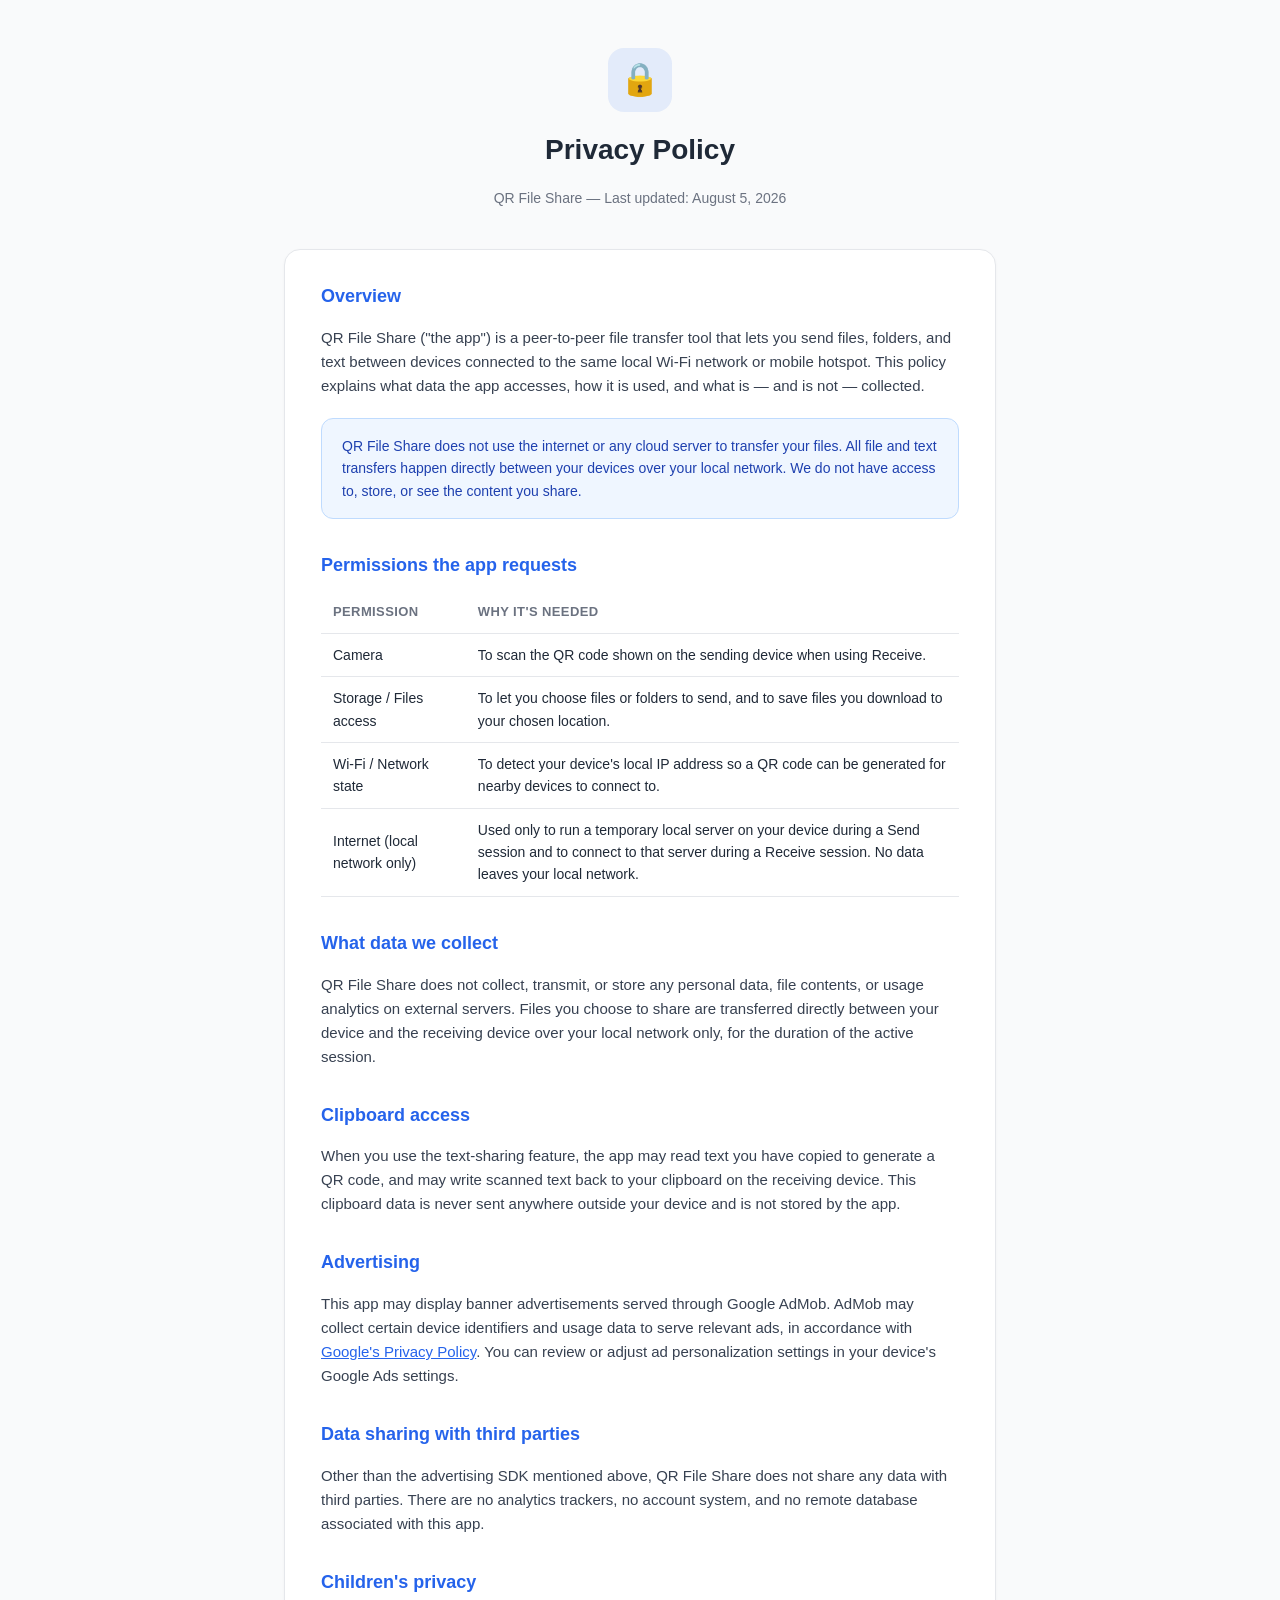
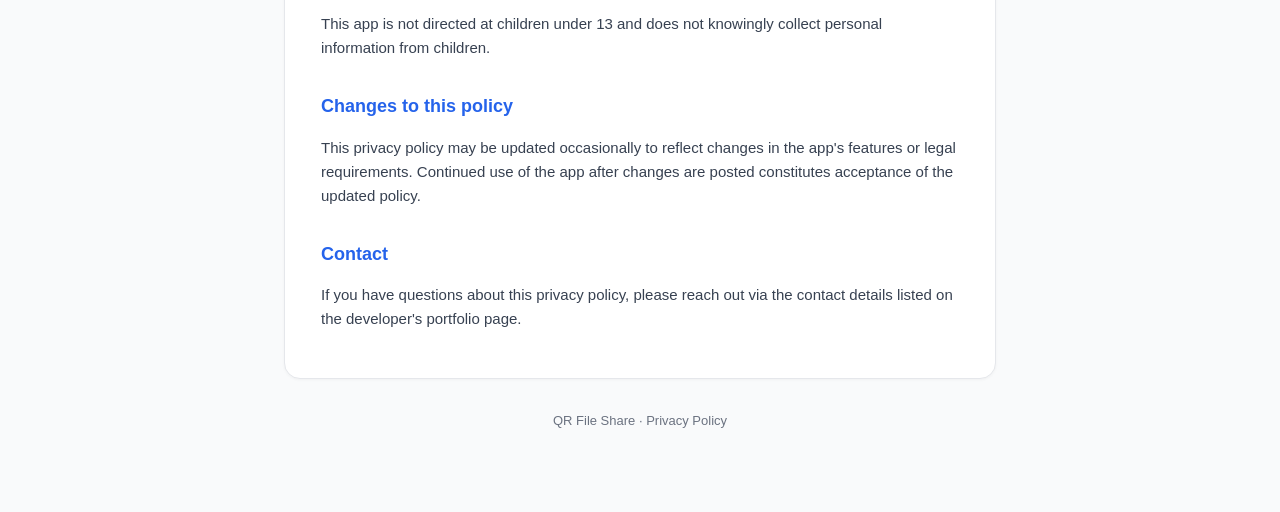
<file: qr-file-share/privacy.html>
<!DOCTYPE html>
<html lang="en">
<head>
<meta charset="UTF-8">
<meta name="viewport" content="width=device-width, initial-scale=1.0">
<title>Privacy Policy — QR File Share</title>
<style>
  :root {
    --primary: #2563EB;
    --text: #1f2937;
    --muted: #6b7280;
    --border: #e5e7eb;
    --bg: #ffffff;
  }
  * { box-sizing: border-box; }
  body {
    margin: 0;
    font-family: -apple-system, BlinkMacSystemFont, "Segoe UI", Roboto, Helvetica, Arial, sans-serif;
    color: var(--text);
    background: #f9fafb;
    line-height: 1.6;
  }
  .container {
    max-width: 760px;
    margin: 0 auto;
    padding: 48px 24px 80px;
  }
  header {
    text-align: center;
    margin-bottom: 40px;
  }
  .icon {
    width: 64px;
    height: 64px;
    border-radius: 16px;
    background: rgba(37, 99, 235, 0.1);
    display: inline-flex;
    align-items: center;
    justify-content: center;
    margin-bottom: 16px;
    font-size: 32px;
  }
  h1 {
    font-size: 28px;
    margin: 0 0 8px;
    color: var(--text);
  }
  .updated {
    color: var(--muted);
    font-size: 14px;
  }
  .card {
    background: var(--bg);
    border: 1px solid var(--border);
    border-radius: 16px;
    padding: 32px 36px;
    box-shadow: 0 1px 3px rgba(0,0,0,0.04);
  }
  h2 {
    font-size: 18px;
    color: var(--primary);
    margin: 32px 0 12px;
  }
  h2:first-child {
    margin-top: 0;
  }
  p, li {
    font-size: 15px;
    color: #374151;
  }
  ul {
    padding-left: 20px;
    margin: 8px 0;
  }
  li {
    margin-bottom: 6px;
  }
  .highlight-box {
    background: #eff6ff;
    border: 1px solid #bfdbfe;
    border-radius: 12px;
    padding: 16px 20px;
    margin: 20px 0;
    font-size: 14px;
    color: #1e40af;
  }
  table {
    width: 100%;
    border-collapse: collapse;
    margin: 12px 0;
    font-size: 14px;
  }
  th, td {
    text-align: left;
    padding: 10px 12px;
    border-bottom: 1px solid var(--border);
  }
  th {
    color: var(--muted);
    font-weight: 600;
    font-size: 13px;
    text-transform: uppercase;
    letter-spacing: 0.03em;
  }
  footer {
    text-align: center;
    margin-top: 32px;
    color: var(--muted);
    font-size: 13px;
  }
  a {
    color: var(--primary);
  }
</style>
</head>
<body>
<div class="container">

  <header>
    <div class="icon">🔒</div>
    <h1>Privacy Policy</h1>
    <p class="updated">QR File Share — Last updated: August 5, 2026</p>
  </header>

  <div class="card">

    <h2>Overview</h2>
    <p>
      QR File Share ("the app") is a peer-to-peer file transfer tool that lets you
      send files, folders, and text between devices connected to the same local
      Wi-Fi network or mobile hotspot. This policy explains what data the app
      accesses, how it is used, and what is — and is not — collected.
    </p>

    <div class="highlight-box">
      QR File Share does not use the internet or any cloud server to transfer your
      files. All file and text transfers happen directly between your devices over
      your local network. We do not have access to, store, or see the content you share.
    </div>

    <h2>Permissions the app requests</h2>
    <table>
      <tr>
        <th>Permission</th>
        <th>Why it's needed</th>
      </tr>
      <tr>
        <td>Camera</td>
        <td>To scan the QR code shown on the sending device when using Receive.</td>
      </tr>
      <tr>
        <td>Storage / Files access</td>
        <td>To let you choose files or folders to send, and to save files you download to your chosen location.</td>
      </tr>
      <tr>
        <td>Wi-Fi / Network state</td>
        <td>To detect your device's local IP address so a QR code can be generated for nearby devices to connect to.</td>
      </tr>
      <tr>
        <td>Internet (local network only)</td>
        <td>Used only to run a temporary local server on your device during a Send session and to connect to that server during a Receive session. No data leaves your local network.</td>
      </tr>
    </table>

    <h2>What data we collect</h2>
    <p>
      QR File Share does not collect, transmit, or store any personal data, file
      contents, or usage analytics on external servers. Files you choose to share
      are transferred directly between your device and the receiving device over
      your local network only, for the duration of the active session.
    </p>

    <h2>Clipboard access</h2>
    <p>
      When you use the text-sharing feature, the app may read text you have copied
      to generate a QR code, and may write scanned text back to your clipboard on
      the receiving device. This clipboard data is never sent anywhere outside your
      device and is not stored by the app.
    </p>

    <h2>Advertising</h2>
    <p>
      This app may display banner advertisements served through Google AdMob.
      AdMob may collect certain device identifiers and usage data to serve relevant
      ads, in accordance with
      <a href="https://policies.google.com/privacy" target="_blank" rel="noopener">Google's Privacy Policy</a>.
      You can review or adjust ad personalization settings in your device's Google
      Ads settings.
    </p>

    <h2>Data sharing with third parties</h2>
    <p>
      Other than the advertising SDK mentioned above, QR File Share does not share
      any data with third parties. There are no analytics trackers, no account
      system, and no remote database associated with this app.
    </p>

    <h2>Children's privacy</h2>
    <p>
      This app is not directed at children under 13 and does not knowingly collect
      personal information from children.
    </p>

    <h2>Changes to this policy</h2>
    <p>
      This privacy policy may be updated occasionally to reflect changes in the
      app's features or legal requirements. Continued use of the app after changes
      are posted constitutes acceptance of the updated policy.
    </p>

    <h2>Contact</h2>
    <p>
      If you have questions about this privacy policy, please reach out via the
      contact details listed on the developer's portfolio page.
    </p>

  </div>

  <footer>
    QR File Share &middot; Privacy Policy
  </footer>

</div>
</body>
</html>
</file>
<file: assets/css/style.css>
/* =========================================================
   DESIGN TOKENS
   ========================================================= */
:root {
  /* Surfaces */
  --bg: #0D1117;
  --bg-soft: #10151D;
  --surface: #161B22;
  --surface-2: #1C2330;
  --border: #262E3B;
  --border-soft: #1D2430;

  /* Text */
  --text: #E6E9EF;
  --text-muted: #8B93A7;
  --text-faint: #5B6478;

  /* Accents */
  --accent: #FF8A3D;        /* amber — primary CTA / signature */
  --accent-soft: #FF8A3D26;
  --accent-2: #5EEAD4;      /* mint teal — links / secondary */
  --accent-2-soft: #5EEAD426;

  /* Platform identity colors (functional — used consistently as chips/tags) */
  --p-android: #3DDC84;
  --p-web: #818CF8;
  --p-windows: #00A4EF;
  --p-game: #F472B6;
  --p-meta: #A78BFA;

  /* Type */
  --font-display: "Space Grotesk", "Inter", system-ui, sans-serif;
  --font-body: "Inter", system-ui, -apple-system, sans-serif;
  --font-mono: "JetBrains Mono", ui-monospace, SFMono-Regular, Menlo, monospace;

  /* Scale */
  --radius-s: 6px;
  --radius-m: 12px;
  --radius-l: 20px;
  --container: 1140px;

  --shadow-card: 0 1px 0 rgba(255,255,255,0.02) inset, 0 10px 30px -18px rgba(0,0,0,0.6);
}

/* =========================================================
   RESET
   ========================================================= */
* { box-sizing: border-box; }
html { scroll-behavior: smooth; }
body {
  margin: 0;
  background: var(--bg);
  color: var(--text);
  font-family: var(--font-body);
  font-size: 16px;
  line-height: 1.6;
  -webkit-font-smoothing: antialiased;
}
h1, h2, h3, h4 {
  font-family: var(--font-display);
  margin: 0 0 0.5em;
  line-height: 1.15;
  letter-spacing: -0.01em;
}
p { margin: 0 0 1em; color: var(--text-muted); }
a { color: inherit; text-decoration: none; }
img { max-width: 100%; display: block; }
ul { margin: 0; padding: 0; list-style: none; }
button { font-family: inherit; cursor: pointer; }

::selection { background: var(--accent-soft); color: var(--text); }

:focus-visible {
  outline: 2px solid var(--accent-2);
  outline-offset: 3px;
  border-radius: 4px;
}

.container {
  max-width: var(--container);
  margin: 0 auto;
  padding: 0 24px;
}

.visually-hidden {
  position: absolute; width: 1px; height: 1px;
  overflow: hidden; clip: rect(0 0 0 0); white-space: nowrap;
}

@media (prefers-reduced-motion: reduce) {
  *, *::before, *::after {
    animation-duration: 0.001ms !important;
    animation-iteration-count: 1 !important;
    transition-duration: 0.001ms !important;
    scroll-behavior: auto !important;
  }
}

/* =========================================================
   NAV
   ========================================================= */
.site-nav {
  position: sticky;
  top: 0;
  z-index: 50;
  background: rgba(13,17,23,0.85);
  backdrop-filter: blur(10px);
  border-bottom: 1px solid var(--border-soft);
}
.site-nav .container {
  display: flex;
  align-items: center;
  justify-content: space-between;
  height: 68px;
}
.brand {
  font-family: var(--font-display);
  font-weight: 600;
  font-size: 1.05rem;
  letter-spacing: -0.01em;
  display: flex;
  align-items: center;
  gap: 10px;
}
.brand .dot {
  width: 8px; height: 8px; border-radius: 50%;
  background: var(--accent);
  box-shadow: 0 0 0 4px var(--accent-soft);
}
.nav-links {
  display: flex;
  gap: 28px;
  font-size: 0.92rem;
  color: var(--text-muted);
}
.nav-links a { transition: color 0.15s ease; }
.nav-links a:hover, .nav-links a.active { color: var(--text); }

.nav-toggle {
  display: none;
  background: none;
  border: 1px solid var(--border);
  border-radius: var(--radius-s);
  color: var(--text);
  width: 40px; height: 40px;
  align-items: center;
  justify-content: center;
}

@media (max-width: 720px) {
  .nav-links {
    position: absolute;
    top: 68px; left: 0; right: 0;
    flex-direction: column;
    background: var(--bg-soft);
    border-bottom: 1px solid var(--border-soft);
    padding: 8px 24px 20px;
    gap: 16px;
    display: none;
  }
  .nav-links.open { display: flex; }
  .nav-toggle { display: flex; }
}

/* =========================================================
   HERO
   ========================================================= */
.hero {
  padding: 96px 0 64px;
  border-bottom: 1px solid var(--border-soft);
  position: relative;
  overflow: hidden;
}
.hero::before {
  content: "";
  position: absolute;
  top: -180px; right: -160px;
  width: 480px; height: 480px;
  background: radial-gradient(circle, var(--accent-soft) 0%, transparent 70%);
  pointer-events: none;
}
.hero-eyebrow {
  display: inline-flex;
  align-items: center;
  gap: 8px;
  font-family: var(--font-mono);
  font-size: 0.78rem;
  color: var(--accent-2);
  background: var(--accent-2-soft);
  border: 1px solid #5EEAD440;
  padding: 6px 12px;
  border-radius: 999px;
  margin-bottom: 24px;
}
.hero-eyebrow .pulse {
  width: 6px; height: 6px; border-radius: 50%;
  background: var(--accent-2);
  box-shadow: 0 0 0 0 var(--accent-2);
  animation: pulse 2s infinite;
}
@keyframes pulse {
  0% { box-shadow: 0 0 0 0 #5EEAD466; }
  70% { box-shadow: 0 0 0 8px transparent; }
  100% { box-shadow: 0 0 0 0 transparent; }
}
.hero h1 {
  font-size: clamp(2.4rem, 6vw, 4.2rem);
  font-weight: 600;
  max-width: 15ch;
}
.hero .tagline {
  font-size: clamp(1.05rem, 2vw, 1.25rem);
  color: var(--text-muted);
  max-width: 56ch;
  margin-bottom: 32px;
}
.hero-meta {
  display: flex;
  flex-wrap: wrap;
  gap: 12px 28px;
  font-size: 0.9rem;
  color: var(--text-faint);
  margin-bottom: 32px;
}
.hero-meta span { display: inline-flex; align-items: center; gap: 8px; }
.hero-actions { display: flex; flex-wrap: wrap; gap: 14px; }

/* Buttons */
.btn {
  display: inline-flex;
  align-items: center;
  gap: 8px;
  padding: 12px 22px;
  border-radius: var(--radius-s);
  font-size: 0.92rem;
  font-weight: 600;
  border: 1px solid transparent;
  transition: transform 0.12s ease, background 0.15s ease, border-color 0.15s ease;
  white-space: nowrap;
}
.btn:hover { transform: translateY(-1px); }
.btn-primary { background: var(--accent); color: #1A0E04; }
.btn-primary:hover { background: #FF9C5C; }
.btn-outline { border-color: var(--border); color: var(--text); background: var(--surface); }
.btn-outline:hover { border-color: var(--accent-2); color: var(--accent-2); }
.btn-sm { padding: 9px 16px; font-size: 0.84rem; }
.btn svg { width: 16px; height: 16px; flex-shrink: 0; }

/* =========================================================
   SECTION HEADINGS
   ========================================================= */
.section {
  padding: 72px 0;
}
.section-head {
  display: flex;
  align-items: flex-end;
  justify-content: space-between;
  gap: 24px;
  margin-bottom: 36px;
  flex-wrap: wrap;
}
.section-head h2 {
  font-size: clamp(1.5rem, 3vw, 2rem);
}
.section-label {
  font-family: var(--font-mono);
  font-size: 0.78rem;
  text-transform: uppercase;
  letter-spacing: 0.08em;
  color: var(--text-faint);
  margin-bottom: 10px;
  display: block;
}

/* =========================================================
   PLATFORM FILTER CHIPS
   ========================================================= */
.filter-row {
  display: flex;
  flex-wrap: wrap;
  gap: 10px;
  margin-bottom: 32px;
}
.filter-chip {
  font-family: var(--font-mono);
  font-size: 0.8rem;
  padding: 8px 14px;
  border-radius: 999px;
  border: 1px solid var(--border);
  background: var(--surface);
  color: var(--text-muted);
  transition: all 0.15s ease;
}
.filter-chip:hover { color: var(--text); border-color: var(--text-faint); }
.filter-chip.active {
  background: var(--text);
  color: var(--bg);
  border-color: var(--text);
}

/* =========================================================
   PROJECT GRID / CARDS
   ========================================================= */
.project-grid {
  display: grid;
  grid-template-columns: repeat(auto-fill, minmax(380px, 1fr));
  gap: 28px;
}
.project-card {
  background: var(--surface);
  border: 1px solid var(--border-soft);
  border-radius: var(--radius-m);
  overflow: hidden;
  box-shadow: var(--shadow-card);
  transition: transform 0.18s ease, border-color 0.18s ease;
  display: flex;
  flex-direction: column;
}
.project-card:hover { transform: translateY(-4px); border-color: var(--border); }
.project-card-media {
  aspect-ratio: 16/10;
  background: var(--surface-2);
  position: relative;
  overflow: hidden;
}
.project-card-media img { width: 100%; height: 100%; object-fit: cover; }
.project-card-media .status-tag {
  position: absolute;
  top: 12px; left: 12px;
  font-family: var(--font-mono);
  font-size: 0.7rem;
  padding: 4px 9px;
  border-radius: 999px;
  background: rgba(13,17,23,0.85);
  border: 1px solid var(--border);
  color: var(--text-muted);
  text-transform: uppercase;
  letter-spacing: 0.04em;
}
.status-tag.live { color: var(--p-android); }
.status-tag.in-development { color: var(--accent); }
.project-card-body {
  padding: 20px 20px 22px;
  display: flex;
  flex-direction: column;
  gap: 10px;
  flex: 1;
}
.project-card-body h3 { font-size: 1.15rem; }
.project-card-body p { font-size: 0.92rem; margin-bottom: 0; flex: 1; }
.platform-chips { display: flex; flex-wrap: wrap; gap: 6px; }
.p-chip {
  font-family: var(--font-mono);
  font-size: 0.68rem;
  padding: 3px 8px;
  border-radius: 5px;
  text-transform: uppercase;
  letter-spacing: 0.03em;
  border: 1px solid currentColor;
  opacity: 0.9;
}
.p-chip.android { color: var(--p-android); }
.p-chip.web { color: var(--p-web); }
.p-chip.windows { color: var(--p-windows); }
.p-chip.game { color: var(--p-game); }
.p-chip.meta { color: var(--p-meta); }

.project-card-footer {
  display: flex;
  align-items: center;
  justify-content: space-between;
  margin-top: 4px;
  padding-top: 14px;
  border-top: 1px solid var(--border-soft);
}
.card-link {
  font-size: 0.88rem;
  font-weight: 600;
  color: var(--accent-2);
  display: inline-flex;
  align-items: center;
  gap: 6px;
}
.card-link svg { width: 14px; height: 14px; transition: transform 0.15s ease; }
.project-card:hover .card-link svg { transform: translateX(3px); }

.quick-links { display: flex; gap: 8px; }
.icon-link {
  width: 30px; height: 30px;
  border-radius: var(--radius-s);
  border: 1px solid var(--border);
  display: inline-flex;
  align-items: center;
  justify-content: center;
  color: var(--text-muted);
  transition: all 0.15s ease;
}
.icon-link:hover { color: var(--text); border-color: var(--text-faint); }
.icon-link svg { width: 15px; height: 15px; }

.empty-state {
  padding: 60px 20px;
  text-align: center;
  color: var(--text-faint);
  font-family: var(--font-mono);
  font-size: 0.9rem;
  border: 1px dashed var(--border);
  border-radius: var(--radius-m);
}

/* =========================================================
   PROJECT DETAIL PAGE
   ========================================================= */
.back-link {
  display: inline-flex;
  align-items: center;
  gap: 6px;
  font-size: 0.88rem;
  color: var(--text-muted);
  margin: 28px 0 0;
}
.back-link:hover { color: var(--text); }
.back-link svg { width: 14px; height: 14px; }

.detail-header {
  padding: 28px 0 40px;
  border-bottom: 1px solid var(--border-soft);
}
.detail-eyebrow {
  font-family: var(--font-mono);
  font-size: 0.78rem;
  color: var(--text-faint);
  text-transform: uppercase;
  letter-spacing: 0.06em;
  margin-bottom: 14px;
}
.detail-header h1 { font-size: clamp(2rem, 5vw, 3rem); margin-bottom: 12px; }
.detail-tagline { font-size: 1.1rem; max-width: 60ch; margin-bottom: 22px; }
.detail-meta-row {
  display: flex;
  flex-wrap: wrap;
  gap: 10px;
  margin-bottom: 26px;
}
.detail-actions { display: flex; flex-wrap: wrap; gap: 12px; }

.detail-hero-media {
  margin: 40px 0;
  border-radius: var(--radius-l);
  overflow: hidden;
  border: 1px solid var(--border-soft);
  background: var(--surface);
}
/* The hero shows the whole cover, at whatever shape the cover actually is.
   It used to force 16/9 and `object-fit: cover`, and not one of the covers
   is 16/9 — the two feature graphics are about 2:1 and lost their left and
   right edges, and QR File Share's is 3:2 and lost its top and bottom. A
   cover is a composed image; cropping it is throwing away the composition.

   No max-height either. A cap sounds harmless and is not: capping the box
   while the image keeps its own shape just trades the crop for letterbox
   bars, which is what happened to the 3:2 cover at 78vh. The hero is as
   tall as its cover is, and a wide cover — which a Play feature graphic
   always is — is short anyway. */
.detail-hero-media img {
  display: block;
  width: 100%;
  height: auto;
}

/* One column, always.
   This used to be a 1.7fr/1fr split with the facts in a right-hand rail.
   Two problems with that: the rail is the narrowest column on the page and
   it holds the longest strings on it ("Get it on Google Play"), and the
   reading order put reference data beside the pitch instead of after it.
   Stacked, the facts land where somebody actually wants them — once they
   have read what the thing is, and before the screenshots. */
.detail-layout {
  display: grid;
  grid-template-columns: 1fr;
  gap: 40px;
  padding: 8px 0 40px;
}

.detail-main h2 { font-size: 1.3rem; margin-top: 40px; }
.detail-main h2:first-child { margin-top: 0; }
.detail-main p { font-size: 1rem; }

.feature-list { display: grid; gap: 12px; margin-top: 18px; }
.feature-list li {
  display: flex;
  gap: 12px;
  align-items: flex-start;
  font-size: 0.96rem;
  color: var(--text);
  padding: 14px 16px;
  background: var(--surface);
  border: 1px solid var(--border-soft);
  border-radius: var(--radius-s);
}
.feature-list li svg {
  width: 16px; height: 16px;
  color: var(--accent-2);
  flex-shrink: 0;
  margin-top: 3px;
}

.screenshot-strip {
  display: grid;
  grid-auto-flow: column;
  grid-auto-columns: minmax(220px, 1fr);
  gap: 14px;
  overflow-x: auto;
  padding-bottom: 8px;
  margin-top: 18px;
  scrollbar-width: thin;
}
.screenshot-strip img {
  border-radius: var(--radius-m);
  border: 1px solid var(--border-soft);
  aspect-ratio: 9/16;
  object-fit: cover;
  width: 100%;
  cursor: zoom-in;
  transition: border-color 0.15s ease, transform 0.15s ease;
}
.screenshot-strip img:hover { border-color: var(--accent-2); transform: translateY(-2px); }

/* ---- Lightbox --------------------------------------------------------
   The strip crops every shot to 9/16 with object-fit: cover, so a tall
   phone screenshot loses its top and bottom. Clicking one has to show the
   whole thing, uncropped — object-fit: contain, and sized against the
   viewport rather than the image, so a 1080x2400 PNG does not open taller
   than the window. */
.lightbox {
  position: fixed;
  inset: 0;
  z-index: 100;
  display: flex;
  align-items: center;
  justify-content: center;
  padding: 32px 64px;
  background: rgba(8, 9, 12, 0.92);
  backdrop-filter: blur(6px);
  opacity: 0;
  pointer-events: none;
  transition: opacity 0.18s ease;
}
.lightbox.open { opacity: 1; pointer-events: auto; }
.lightbox img {
  max-width: 100%;
  max-height: 100%;
  object-fit: contain;
  border-radius: var(--radius-m);
  box-shadow: 0 24px 70px rgba(0, 0, 0, 0.6);
}
.lightbox-btn {
  position: absolute;
  display: flex;
  align-items: center;
  justify-content: center;
  width: 44px;
  height: 44px;
  border-radius: 50%;
  border: 1px solid var(--border);
  background: var(--surface);
  color: var(--text);
  cursor: pointer;
  transition: border-color 0.15s ease, color 0.15s ease;
}
.lightbox-btn:hover { border-color: var(--accent-2); color: var(--accent-2); }
.lightbox-btn svg { width: 20px; height: 20px; }
.lightbox-close { top: 20px; right: 20px; }
.lightbox-prev { left: 14px; }
.lightbox-next { right: 14px; }
.lightbox-count {
  position: absolute;
  bottom: 18px;
  left: 50%;
  transform: translateX(-50%);
  font-family: var(--font-mono);
  font-size: 0.76rem;
  color: var(--text-faint);
}
/* One image means nothing to step through. */
.lightbox.single .lightbox-prev,
.lightbox.single .lightbox-next,
.lightbox.single .lightbox-count { display: none; }

@media (max-width: 620px) {
  .lightbox { padding: 56px 12px; }
  .lightbox-prev { left: 6px; }
  .lightbox-next { right: 6px; }
}

body.lightbox-open { overflow: hidden; }

.video-embed {
  margin-top: 18px;
  border-radius: var(--radius-m);
  overflow: hidden;
  border: 1px solid var(--border-soft);
  aspect-ratio: 16/9;
}
.video-embed iframe { width: 100%; height: 100%; border: 0; }

/* Sidebar */
/* Full width now, so the cards sit side by side rather than one stretched
   card per row. auto-fit collapses them to a single column on a narrow
   screen without a breakpoint to keep in step with anything else. */
.detail-sidebar {
  display: grid;
  grid-template-columns: repeat(auto-fit, minmax(300px, 1fr));
  gap: 20px;
  align-items: start;
}
.side-card {
  background: var(--surface);
  border: 1px solid var(--border-soft);
  border-radius: var(--radius-m);
  padding: 22px;
}
.side-card h3 {
  font-family: var(--font-mono);
  text-transform: uppercase;
  letter-spacing: 0.06em;
  font-size: 0.76rem;
  color: var(--text-faint);
  margin-bottom: 14px;
}
.tech-tags { display: flex; flex-wrap: wrap; gap: 8px; }
.tech-tag {
  font-family: var(--font-mono);
  font-size: 0.76rem;
  padding: 5px 10px;
  border-radius: var(--radius-s);
  background: var(--surface-2);
  border: 1px solid var(--border);
  color: var(--text-muted);
}
.meta-list { display: grid; gap: 10px; }
.meta-list .row { display: flex; justify-content: space-between; font-size: 0.88rem; }
.meta-list .row span:first-child { color: var(--text-faint); }
.meta-list .row span:last-child { color: var(--text); font-weight: 500; text-align: right; }

.link-list { display: grid; gap: 10px; }
.link-list a,
.link-list .link-list-row {
  display: flex;
  align-items: center;
  justify-content: space-between;
  gap: 10px;
  padding: 11px 14px;
  border-radius: var(--radius-s);
  border: 1px solid var(--border);
  background: var(--surface-2);
  font-size: 0.88rem;
  font-weight: 600;
  transition: border-color 0.15s ease, color 0.15s ease;
}
.link-list a:hover { border-color: var(--accent-2); color: var(--accent-2); }

/* A row for a link that does not exist yet. Dashed and muted so it reads as
   a placeholder rather than something that failed to load. */
.link-list .link-list-row {
  border-style: dashed;
  color: var(--text-faint);
  font-weight: 500;
}
.link-list .link-list-row .soon {
  font-family: var(--font-mono);
  font-size: 0.72rem;
  white-space: nowrap;
}

/* Every icon in the list, not just the ones inside an <a>.
   The icon set is viewBox-only with no width or height attribute, so an SVG
   that matches no rule falls back to the replaced-element default of
   300x150 — which is exactly what happened to the "Coming soon" rows, since
   those are a <span> and the old selector was `.link-list a svg`. A single
   giant robot pushed "Get it on Google Play" onto three lines. */
.link-list svg { width: 15px; height: 15px; flex-shrink: 0; }
.link-list .link-label {
  display: flex;
  align-items: center;
  gap: 10px;
  min-width: 0;            /* or a long label cannot shrink and overflows */
}

/* =========================================================
   PROFILE PAGE
   ========================================================= */
.profile-header {
  display: grid;
  grid-template-columns: 200px 1fr;
  gap: 40px;
  padding: 60px 0 40px;
  align-items: center;
  border-bottom: 1px solid var(--border-soft);
}
@media (max-width: 640px) {
  .profile-header { grid-template-columns: 1fr; text-align: center; padding-top: 40px; }
  .profile-photo { margin: 0 auto; }
}
.profile-photo {
  width: 180px; height: 180px;
  border-radius: 50%;
  overflow: hidden;
  border: 1px solid var(--border);
  background: var(--surface);
}
.profile-photo img { width: 100%; height: 100%; object-fit: cover; }
.profile-header h1 { font-size: clamp(1.8rem, 4vw, 2.6rem); }
.profile-role { font-family: var(--font-mono); color: var(--accent-2); font-size: 0.95rem; margin-bottom: 14px; }

.skills-grid {
  display: grid;
  grid-template-columns: repeat(auto-fit, minmax(220px, 1fr));
  gap: 20px;
}
.skill-group {
  background: var(--surface);
  border: 1px solid var(--border-soft);
  border-radius: var(--radius-m);
  padding: 20px;
}
.skill-group h3 {
  font-family: var(--font-mono);
  font-size: 0.78rem;
  text-transform: uppercase;
  letter-spacing: 0.06em;
  color: var(--text-faint);
  margin-bottom: 12px;
}
.skill-group .tech-tags { gap: 8px; }

.timeline { display: grid; gap: 4px; }
.timeline-item {
  display: grid;
  grid-template-columns: 140px 1fr;
  gap: 24px;
  padding: 22px 0;
  border-bottom: 1px solid var(--border-soft);
}
.timeline-item:last-child { border-bottom: none; }
@media (max-width: 600px) {
  .timeline-item { grid-template-columns: 1fr; gap: 6px; }
}
.timeline-period {
  font-family: var(--font-mono);
  font-size: 0.82rem;
  color: var(--text-faint);
}
.timeline-role h4 { font-size: 1.05rem; margin-bottom: 2px; }
.timeline-org { font-size: 0.9rem; color: var(--accent-2); margin-bottom: 8px; display: block; }
.timeline-summary { font-size: 0.92rem; margin-bottom: 0; }

/* =========================================================
   FOOTER
   ========================================================= */
.site-footer {
  border-top: 1px solid var(--border-soft);
  background: var(--bg-soft);
  padding: 56px 0 28px;
  margin-top: 40px;
}
.footer-grid {
  display: grid;
  grid-template-columns: 1.4fr 1fr 1fr;
  gap: 40px;
  margin-bottom: 40px;
}
@media (max-width: 640px) {
  .footer-grid { grid-template-columns: 1fr; gap: 32px; }
}
.footer-brand .brand { margin-bottom: 14px; }
.footer-brand p { font-size: 0.92rem; max-width: 34ch; }
.footer-col h4 {
  font-family: var(--font-mono);
  font-size: 0.76rem;
  text-transform: uppercase;
  letter-spacing: 0.06em;
  color: var(--text-faint);
  margin-bottom: 14px;
}
.footer-col ul { display: grid; gap: 10px; }
.footer-col a { font-size: 0.92rem; color: var(--text-muted); }
.footer-col a:hover { color: var(--text); }
.footer-socials { display: flex; gap: 10px; }

.footer-bottom {
  display: flex;
  justify-content: space-between;
  align-items: center;
  flex-wrap: wrap;
  gap: 12px;
  padding-top: 24px;
  border-top: 1px solid var(--border-soft);
  font-size: 0.82rem;
  color: var(--text-faint);
}

/* =========================================================
   MISC PAGES (privacy policy template)
   ========================================================= */
.doc-page { max-width: 760px; margin: 0 auto; padding: 60px 24px 100px; }
.doc-page h1 { font-size: 2rem; margin-bottom: 8px; }
.doc-page .doc-updated { font-family: var(--font-mono); font-size: 0.82rem; color: var(--text-faint); margin-bottom: 40px; }
.doc-page h2 { font-size: 1.2rem; margin-top: 36px; }
.doc-page p, .doc-page li { color: var(--text-muted); font-size: 0.98rem; }
.doc-page ul { list-style: disc; padding-left: 22px; display: block; }
.doc-page li { margin-bottom: 6px; }
</file>
